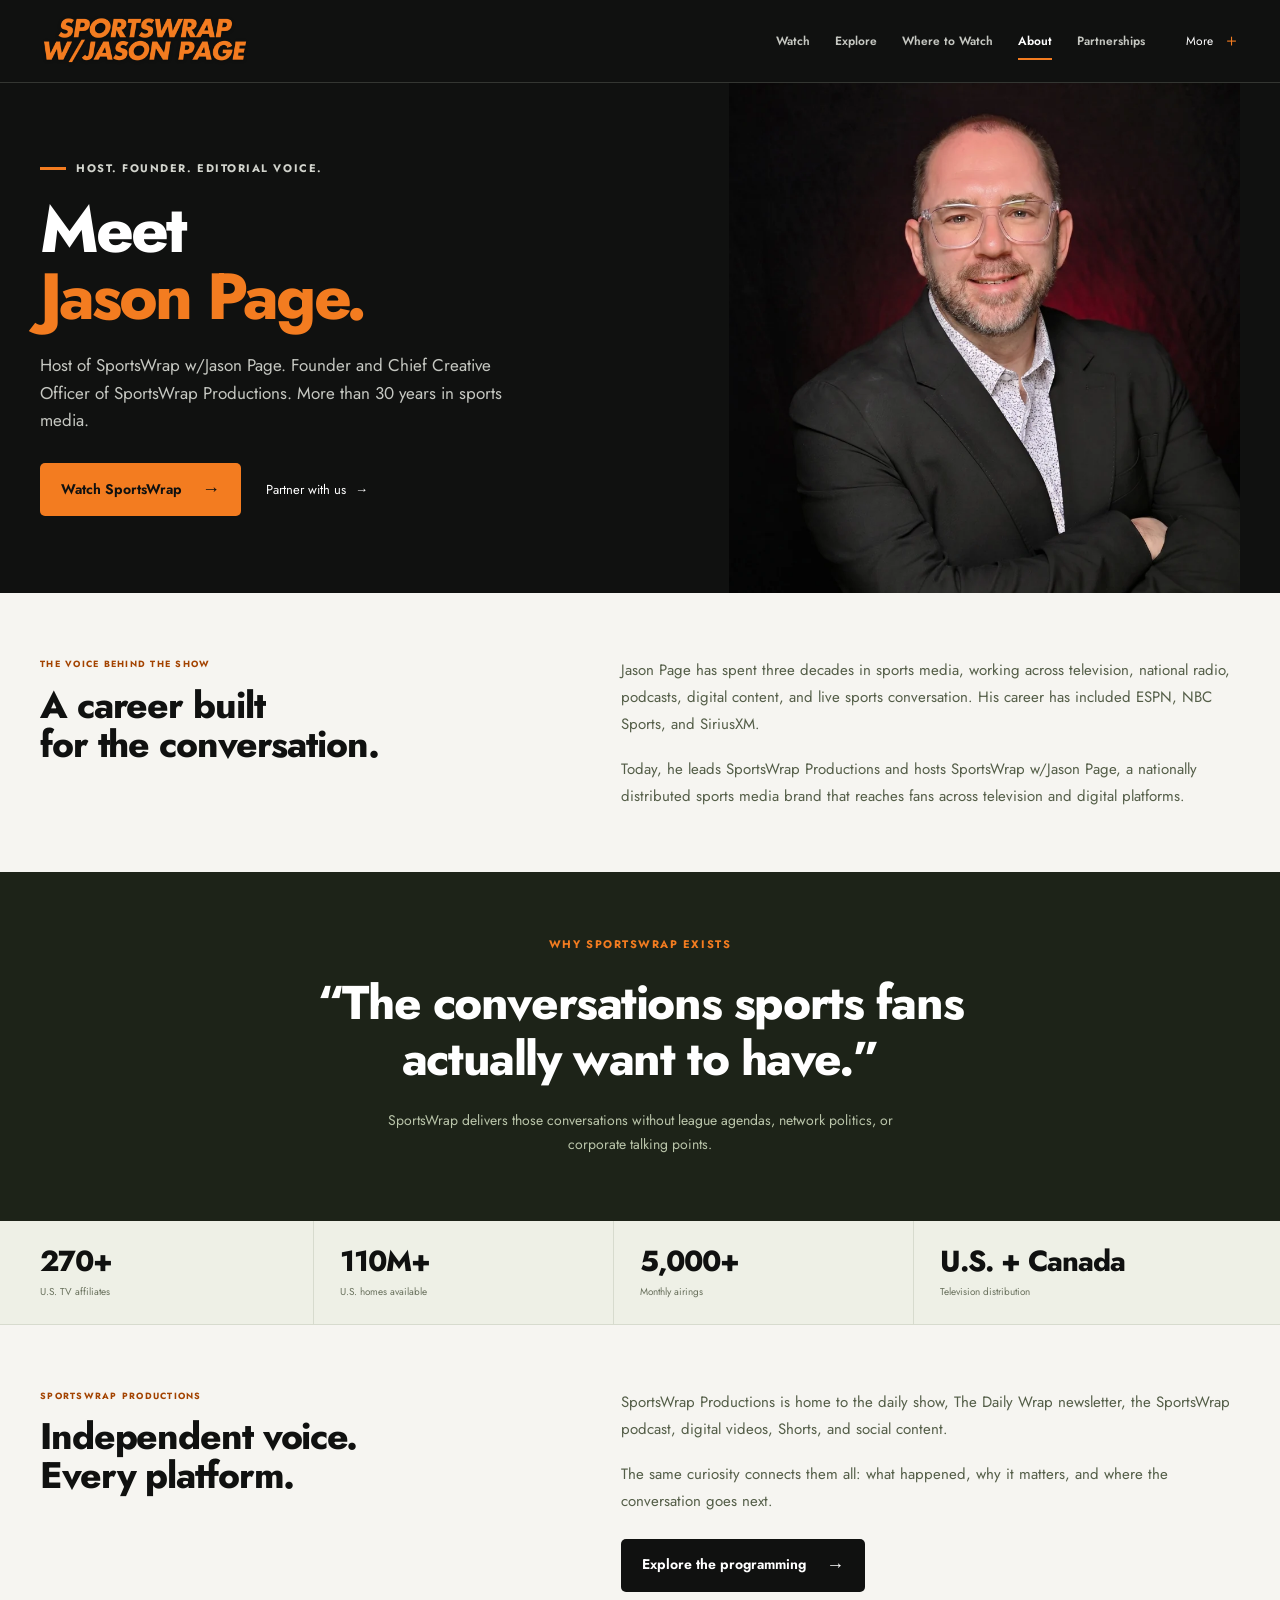
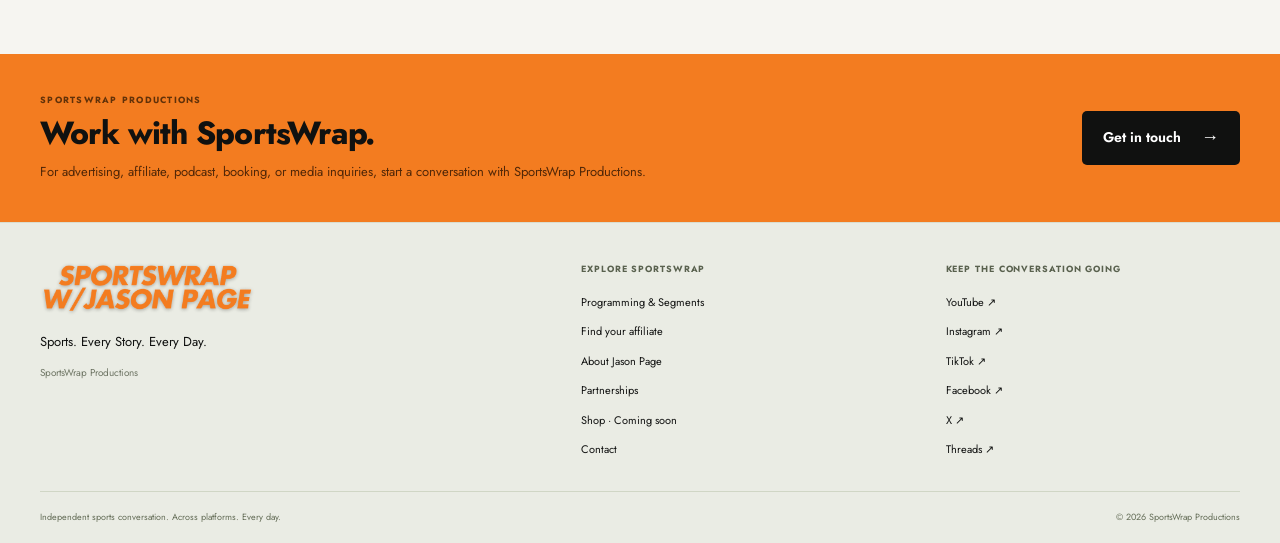
<file: about-jason-page.html>
<!doctype html><html lang="en"><head><meta charset="utf-8"><meta name="viewport" content="width=device-width,initial-scale=1"><meta name="robots" content="index,follow"><meta name="theme-color" content="#101110"><meta name="description" content="Meet Jason Page, host of SportsWrap and founder of SportsWrap Productions, with more than 30 years in sports media."><title>Meet Jason Page | SportsWrap w/Jason Page</title><link rel="icon" href="assets/favicon.svg" type="image/svg+xml"><link rel="preload" href="assets/jost-latin.woff" as="font" type="font/woff" crossorigin><link rel="stylesheet" href="styles.css"><link rel="stylesheet" href="site.css"><script type="module" src="site.js"></script><link rel="canonical" href="https://sportswrap.tv/about-jason-page.html"><script async src="https://www.googletagmanager.com/gtag/js?id=G-JD4J3LBX82"></script>
<script>
      window.dataLayer = window.dataLayer || [];
      function gtag(){dataLayer.push(arguments);}
      gtag('js', new Date());

      gtag('config', 'G-JD4J3LBX82');
    </script>
<script src="https://analytics.ahrefs.com/analytics.js" data-key="xGI+k0KJ4JuDkCXVIfGluQ" async></script>
</head><body><a class="skip-link" href="#main">Skip to content</a><header class="site-header full-header"><div class="header-inner wrap"><a class="brand" href="index.html" aria-label="SportsWrap home"><img src="assets/show-logo.png" width="720" height="180" alt="SportsWrap w/Jason Page"></a><nav class="primary-nav" aria-label="Main navigation"><a  href="index.html#watch">Watch</a><a  href="explore.html">Explore</a><a  href="find-your-affiliate.html">Where to Watch</a><a class="nav-active" aria-current="page" href="about-jason-page.html">About</a><a  href="advertise.html">Partnerships</a></nav><details class="site-menu"><summary><span class="desktop-more">More</span><span class="mobile-more">Menu</span><span class="menu-symbol" aria-hidden="true">＋</span></summary><nav aria-label="More SportsWrap pages"><a class="mobile-link" href="index.html">Home</a><a class="mobile-link" href="index.html#watch">Watch</a><a class="mobile-link" href="explore.html">Explore</a><a class="mobile-link" href="find-your-affiliate.html">Where to Watch</a><a class="mobile-link" href="about-jason-page.html">About</a><a class="mobile-link" href="advertise.html">Partnerships</a><a href="index.html#shorts">SportsWrap Shorts</a><a href="index.html#listen">Listen to the podcast</a><a href="index.html#newsletter">The Daily Wrap</a><a href="shop.html">Shop · Coming soon</a><a href="contact.html">Contact</a></nav></details></div></header><main id="main"><section class="hero about-hero"><div class="hero-inner wrap"><div class="hero-copy"><p class="eyebrow"><span class="orange-dash" aria-hidden="true"></span>Host. Founder. Editorial voice.</p><h1>Meet<br><span>Jason Page.</span></h1><p class="hero-description">Host of SportsWrap w/Jason Page. Founder and Chief Creative Officer of SportsWrap Productions. More than 30 years in sports media.</p><div class="hero-actions"><a class="button button-orange" href="index.html#watch">Watch SportsWrap<span aria-hidden="true">→</span></a><a class="hero-watch" href="advertise.html">Partner with us<span aria-hidden="true">→</span></a></div></div><div class="about-portrait"><img src="assets/jason-page.webp" width="900" height="1117" alt="Jason Page, host and founder of SportsWrap" fetchpriority="high"></div></div></section><section class="wrap section-space editorial-split"><div><p class="eyebrow ink-eyebrow">The voice behind the show</p><h2>A career built<br>for the conversation.</h2></div><div class="prose"><p>Jason Page has spent three decades in sports media, working across television, national radio, podcasts, digital content, and live sports conversation. His career has included ESPN, NBC Sports, and SiriusXM.</p><p>Today, he leads SportsWrap Productions and hosts SportsWrap w/Jason Page, a nationally distributed sports media brand that reaches fans across television and digital platforms.</p></div></section><section class="statement-band"><div class="wrap"><p class="eyebrow">Why SportsWrap exists</p><h2>“The conversations sports fans<br>actually want to have.”</h2><p>SportsWrap delivers those conversations without league agendas, network politics, or corporate talking points.</p></div></section><section class="reach-band" aria-label="SportsWrap distribution"><div class="wrap reach-grid"><div><strong>270+</strong><span>U.S. TV affiliates</span></div><div><strong>110M+</strong><span>U.S. homes available</span></div><div><strong>5,000+</strong><span>Monthly airings</span></div><div><strong>U.S. + Canada</strong><span>Television distribution</span></div></div></section><section class="wrap section-space editorial-split"><div><p class="eyebrow ink-eyebrow">SportsWrap Productions</p><h2>Independent voice.<br>Every platform.</h2></div><div class="prose"><p>SportsWrap Productions is home to the daily show, The Daily Wrap newsletter, the SportsWrap podcast, digital videos, Shorts, and social content.</p><p>The same curiosity connects them all: what happened, why it matters, and where the conversation goes next.</p><a class="button button-dark" href="explore.html">Explore the programming<span aria-hidden="true">→</span></a></div></section><section class="closing-cta"><div class="wrap"><div><p class="eyebrow">SportsWrap Productions</p><h2>Work with SportsWrap.</h2><p>For advertising, affiliate, podcast, booking, or media inquiries, start a conversation with SportsWrap Productions.</p></div><a class="button button-dark" href="contact.html">Get in touch<span aria-hidden="true">→</span></a></div></section></main><footer class="site-footer full-footer"><div class="wrap footer-grid"><div class="footer-identity"><a href="index.html"><img src="assets/show-logo.png" width="720" height="180" alt="SportsWrap w/Jason Page"></a><p>Sports. Every Story. Every Day.</p><span>SportsWrap Productions</span></div><nav aria-label="Footer pages"><p class="eyebrow">Explore SportsWrap</p><a href="explore.html">Programming & Segments</a><a href="find-your-affiliate.html">Find your affiliate</a><a href="about-jason-page.html">About Jason Page</a><a href="advertise.html">Partnerships</a><a href="shop.html">Shop · Coming soon</a><a href="contact.html">Contact</a></nav><nav aria-label="Follow SportsWrap"><p class="eyebrow">Keep the conversation going</p><a class="footer-link" href="https://www.youtube.com/@SportsWrap" target="_blank" rel="noopener noreferrer">YouTube <span aria-hidden="true">↗</span><span class="sr-only"> (opens in a new tab)</span></a><a class="footer-link" href="https://www.instagram.com/sportswrapjasonpage" target="_blank" rel="noopener noreferrer">Instagram <span aria-hidden="true">↗</span><span class="sr-only"> (opens in a new tab)</span></a><a class="footer-link" href="https://www.tiktok.com/@sportswrapjasonpage" target="_blank" rel="noopener noreferrer">TikTok <span aria-hidden="true">↗</span><span class="sr-only"> (opens in a new tab)</span></a><a class="footer-link" href="https://www.facebook.com/TheJasonPage" target="_blank" rel="noopener noreferrer">Facebook <span aria-hidden="true">↗</span><span class="sr-only"> (opens in a new tab)</span></a><a class="footer-link" href="https://x.com/TheBackPage" target="_blank" rel="noopener noreferrer">X <span aria-hidden="true">↗</span><span class="sr-only"> (opens in a new tab)</span></a><a class="footer-link" href="https://www.threads.net/@sportswrapjasonpage" target="_blank" rel="noopener noreferrer">Threads <span aria-hidden="true">↗</span><span class="sr-only"> (opens in a new tab)</span></a></nav></div><div class="wrap footer-bottom"><span>Independent sports conversation. Across platforms. Every day.</span><span>© 2026 SportsWrap Productions</span></div></footer></body></html>
</file>
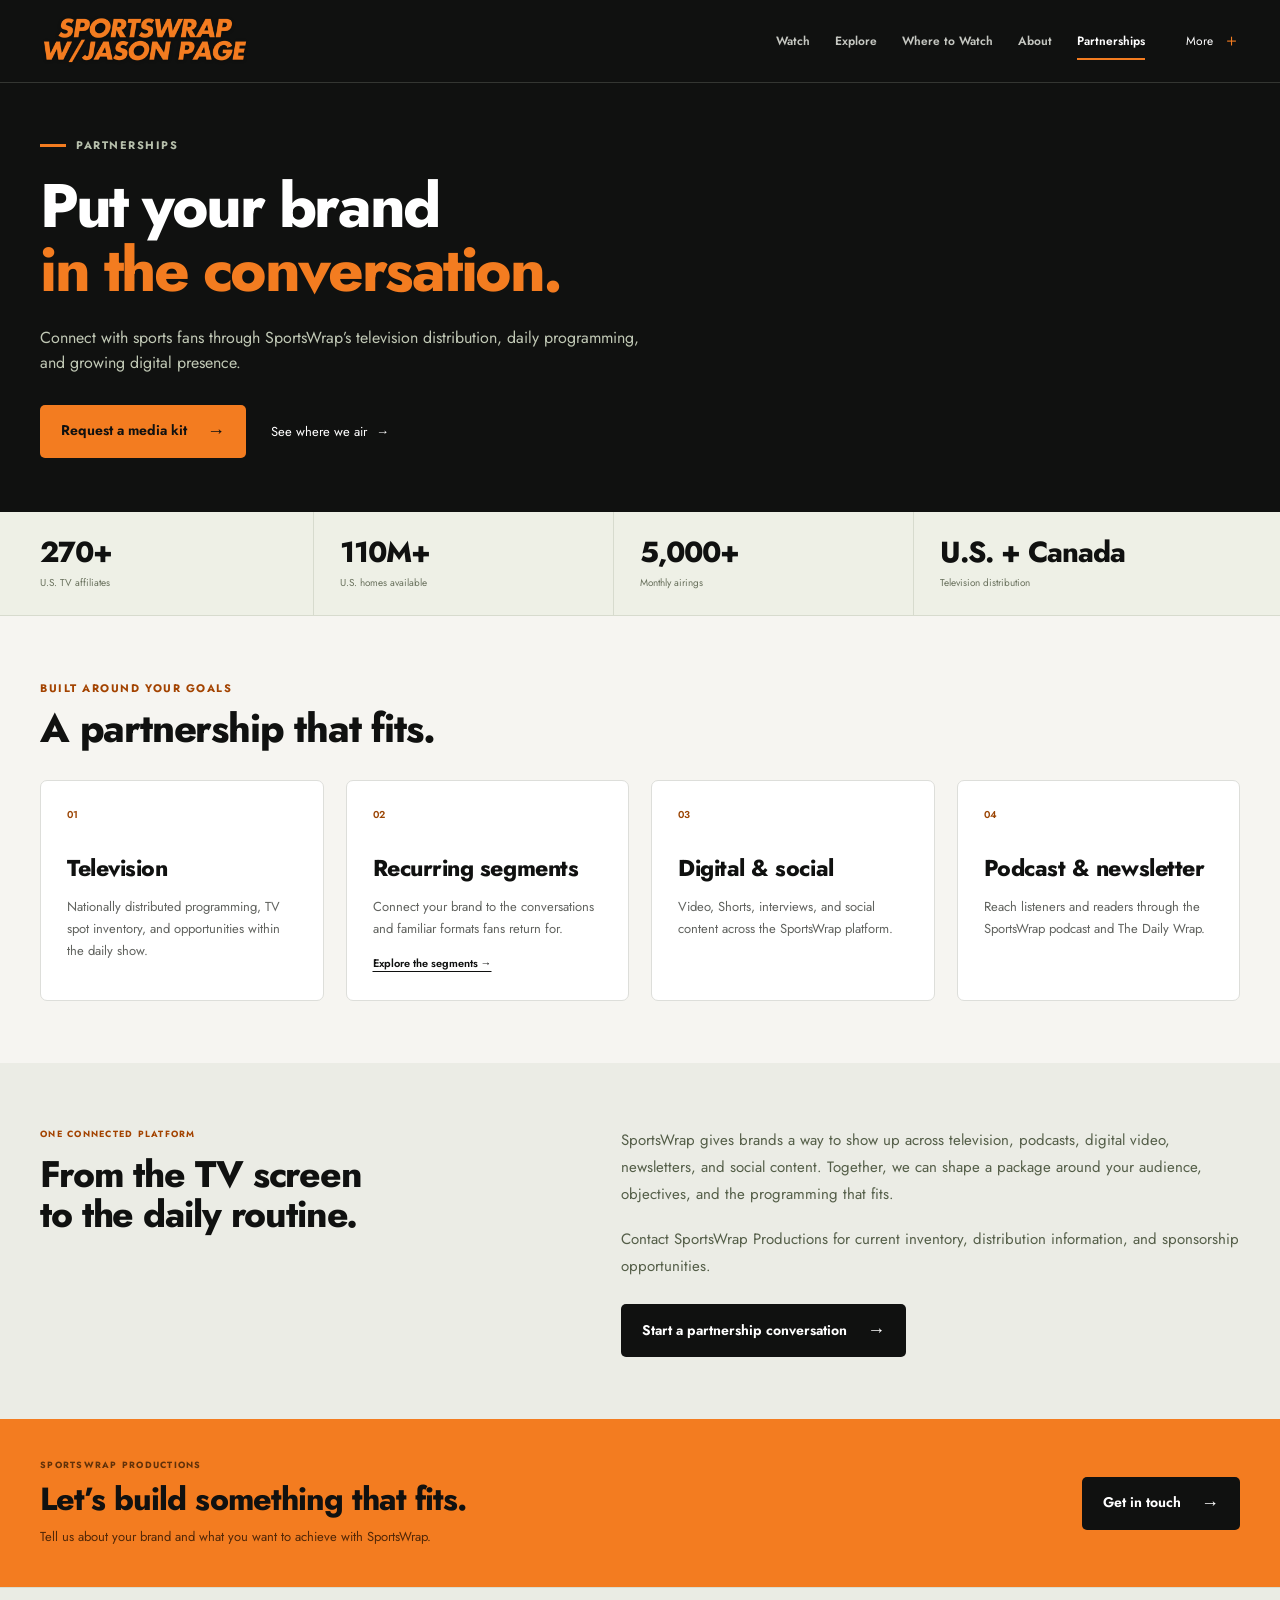
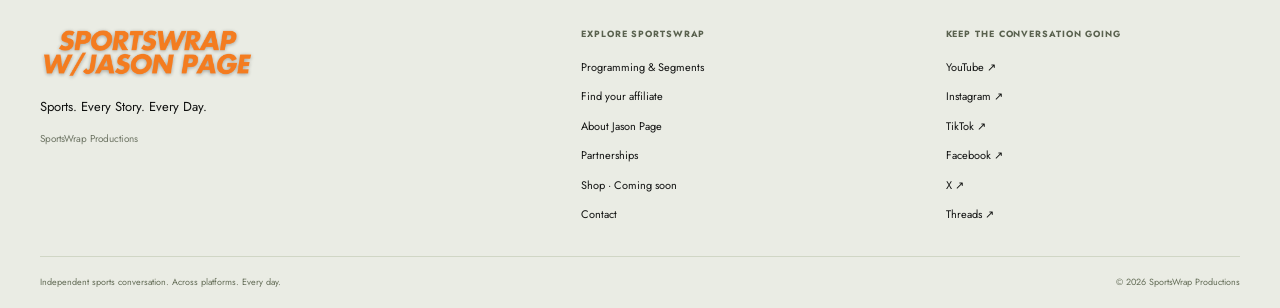
<file: advertise.html>
<!doctype html><html lang="en"><head><meta charset="utf-8"><meta name="viewport" content="width=device-width,initial-scale=1"><meta name="robots" content="index,follow"><meta name="theme-color" content="#101110"><meta name="description" content="Connect your brand with SportsWrap fans across television, recurring segments, digital video, podcasts, newsletters, and social media."><title>Partnerships | SportsWrap w/Jason Page</title><link rel="icon" href="assets/favicon.svg" type="image/svg+xml"><link rel="preload" href="assets/jost-latin.woff" as="font" type="font/woff" crossorigin><link rel="stylesheet" href="styles.css"><link rel="stylesheet" href="site.css"><script type="module" src="site.js"></script><link rel="canonical" href="https://sportswrap.tv/advertise.html"><script async src="https://www.googletagmanager.com/gtag/js?id=G-JD4J3LBX82"></script>
<script>
      window.dataLayer = window.dataLayer || [];
      function gtag(){dataLayer.push(arguments);}
      gtag('js', new Date());

      gtag('config', 'G-JD4J3LBX82');
    </script>
<script src="https://analytics.ahrefs.com/analytics.js" data-key="xGI+k0KJ4JuDkCXVIfGluQ" async></script>
</head><body><a class="skip-link" href="#main">Skip to content</a><header class="site-header full-header"><div class="header-inner wrap"><a class="brand" href="index.html" aria-label="SportsWrap home"><img src="assets/show-logo.png" width="720" height="180" alt="SportsWrap w/Jason Page"></a><nav class="primary-nav" aria-label="Main navigation"><a  href="index.html#watch">Watch</a><a  href="explore.html">Explore</a><a  href="find-your-affiliate.html">Where to Watch</a><a  href="about-jason-page.html">About</a><a class="nav-active" aria-current="page" href="advertise.html">Partnerships</a></nav><details class="site-menu"><summary><span class="desktop-more">More</span><span class="mobile-more">Menu</span><span class="menu-symbol" aria-hidden="true">＋</span></summary><nav aria-label="More SportsWrap pages"><a class="mobile-link" href="index.html">Home</a><a class="mobile-link" href="index.html#watch">Watch</a><a class="mobile-link" href="explore.html">Explore</a><a class="mobile-link" href="find-your-affiliate.html">Where to Watch</a><a class="mobile-link" href="about-jason-page.html">About</a><a class="mobile-link" href="advertise.html">Partnerships</a><a href="index.html#shorts">SportsWrap Shorts</a><a href="index.html#listen">Listen to the podcast</a><a href="index.html#newsletter">The Daily Wrap</a><a href="shop.html">Shop · Coming soon</a><a href="contact.html">Contact</a></nav></details></div></header><main id="main"><section class="page-hero"><div class="wrap"><p class="eyebrow"><span class="orange-dash" aria-hidden="true"></span>Partnerships</p><h1>Put your brand<br><span>in the conversation.</span></h1><p class="page-hero-copy">Connect with sports fans through SportsWrap’s television distribution, daily programming, and growing digital presence.</p><div class="hero-actions"><a class="button button-orange" href="contact.html?inquiry=Advertising%20%2F%20Sponsorship">Request a media kit<span aria-hidden="true">→</span></a><a class="hero-watch" href="find-your-affiliate.html">See where we air<span aria-hidden="true">→</span></a></div></div></section><section class="reach-band" aria-label="SportsWrap distribution"><div class="wrap reach-grid"><div><strong>270+</strong><span>U.S. TV affiliates</span></div><div><strong>110M+</strong><span>U.S. homes available</span></div><div><strong>5,000+</strong><span>Monthly airings</span></div><div><strong>U.S. + Canada</strong><span>Television distribution</span></div></div></section><section class="wrap section-space"><div class="section-heading"><div><p class="eyebrow ink-eyebrow">Built around your goals</p><h2>A partnership that fits.</h2></div></div><div class="partnership-grid"><article><span class="tile-number">01</span><h3>Television</h3><p>Nationally distributed programming, TV spot inventory, and opportunities within the daily show.</p></article><article><span class="tile-number">02</span><h3>Recurring segments</h3><p>Connect your brand to the conversations and familiar formats fans return for.</p><a href="explore.html">Explore the segments →</a></article><article><span class="tile-number">03</span><h3>Digital & social</h3><p>Video, Shorts, interviews, and social content across the SportsWrap platform.</p></article><article><span class="tile-number">04</span><h3>Podcast & newsletter</h3><p>Reach listeners and readers through the SportsWrap podcast and The Daily Wrap.</p></article></div></section><section class="soft-band"><div class="wrap section-space editorial-split"><div><p class="eyebrow ink-eyebrow">One connected platform</p><h2>From the TV screen<br>to the daily routine.</h2></div><div class="prose"><p>SportsWrap gives brands a way to show up across television, podcasts, digital video, newsletters, and social content. Together, we can shape a package around your audience, objectives, and the programming that fits.</p><p>Contact SportsWrap Productions for current inventory, distribution information, and sponsorship opportunities.</p><a class="button button-dark" href="contact.html?inquiry=Advertising%20%2F%20Sponsorship">Start a partnership conversation<span aria-hidden="true">→</span></a></div></div></section><section class="closing-cta"><div class="wrap"><div><p class="eyebrow">SportsWrap Productions</p><h2>Let’s build something that fits.</h2><p>Tell us about your brand and what you want to achieve with SportsWrap.</p></div><a class="button button-dark" href="contact.html">Get in touch<span aria-hidden="true">→</span></a></div></section></main><footer class="site-footer full-footer"><div class="wrap footer-grid"><div class="footer-identity"><a href="index.html"><img src="assets/show-logo.png" width="720" height="180" alt="SportsWrap w/Jason Page"></a><p>Sports. Every Story. Every Day.</p><span>SportsWrap Productions</span></div><nav aria-label="Footer pages"><p class="eyebrow">Explore SportsWrap</p><a href="explore.html">Programming & Segments</a><a href="find-your-affiliate.html">Find your affiliate</a><a href="about-jason-page.html">About Jason Page</a><a href="advertise.html">Partnerships</a><a href="shop.html">Shop · Coming soon</a><a href="contact.html">Contact</a></nav><nav aria-label="Follow SportsWrap"><p class="eyebrow">Keep the conversation going</p><a class="footer-link" href="https://www.youtube.com/@SportsWrap" target="_blank" rel="noopener noreferrer">YouTube <span aria-hidden="true">↗</span><span class="sr-only"> (opens in a new tab)</span></a><a class="footer-link" href="https://www.instagram.com/sportswrapjasonpage" target="_blank" rel="noopener noreferrer">Instagram <span aria-hidden="true">↗</span><span class="sr-only"> (opens in a new tab)</span></a><a class="footer-link" href="https://www.tiktok.com/@sportswrapjasonpage" target="_blank" rel="noopener noreferrer">TikTok <span aria-hidden="true">↗</span><span class="sr-only"> (opens in a new tab)</span></a><a class="footer-link" href="https://www.facebook.com/TheJasonPage" target="_blank" rel="noopener noreferrer">Facebook <span aria-hidden="true">↗</span><span class="sr-only"> (opens in a new tab)</span></a><a class="footer-link" href="https://x.com/TheBackPage" target="_blank" rel="noopener noreferrer">X <span aria-hidden="true">↗</span><span class="sr-only"> (opens in a new tab)</span></a><a class="footer-link" href="https://www.threads.net/@sportswrapjasonpage" target="_blank" rel="noopener noreferrer">Threads <span aria-hidden="true">↗</span><span class="sr-only"> (opens in a new tab)</span></a></nav></div><div class="wrap footer-bottom"><span>Independent sports conversation. Across platforms. Every day.</span><span>© 2026 SportsWrap Productions</span></div></footer></body></html>
</file>
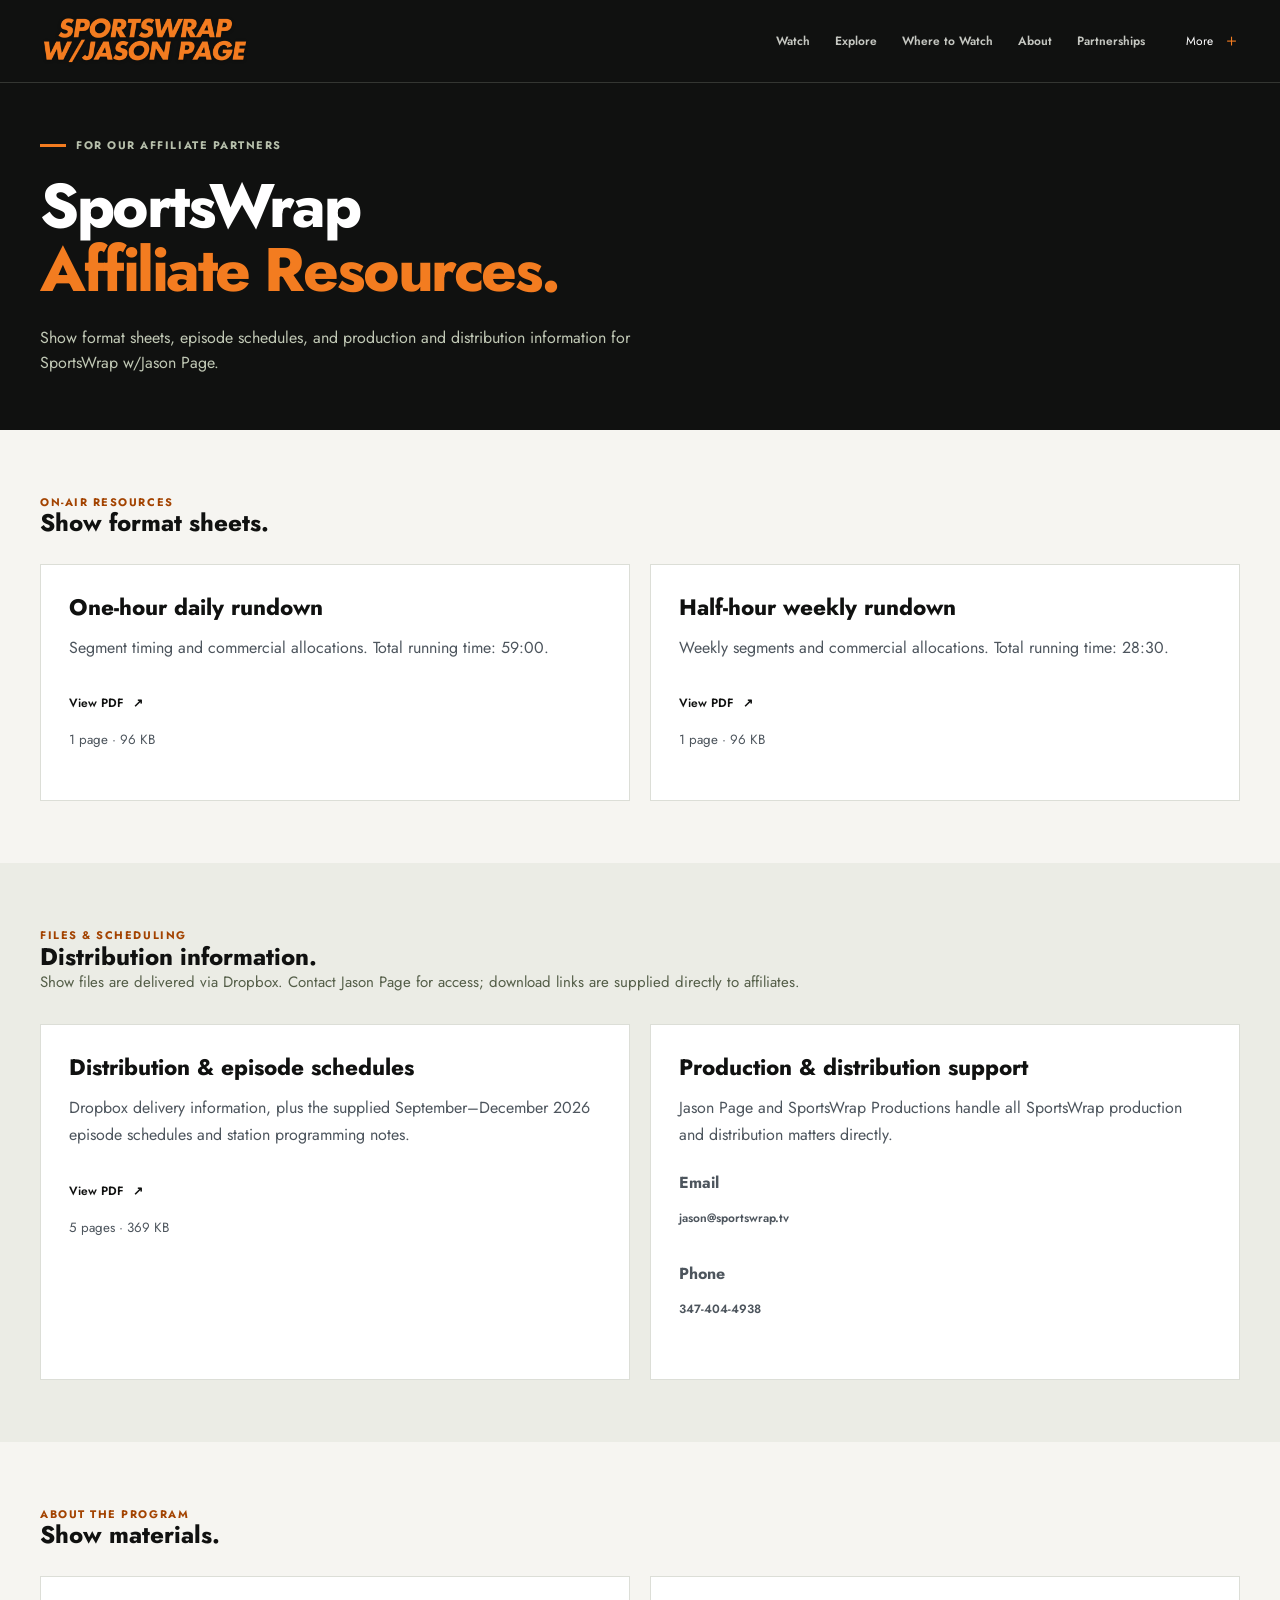
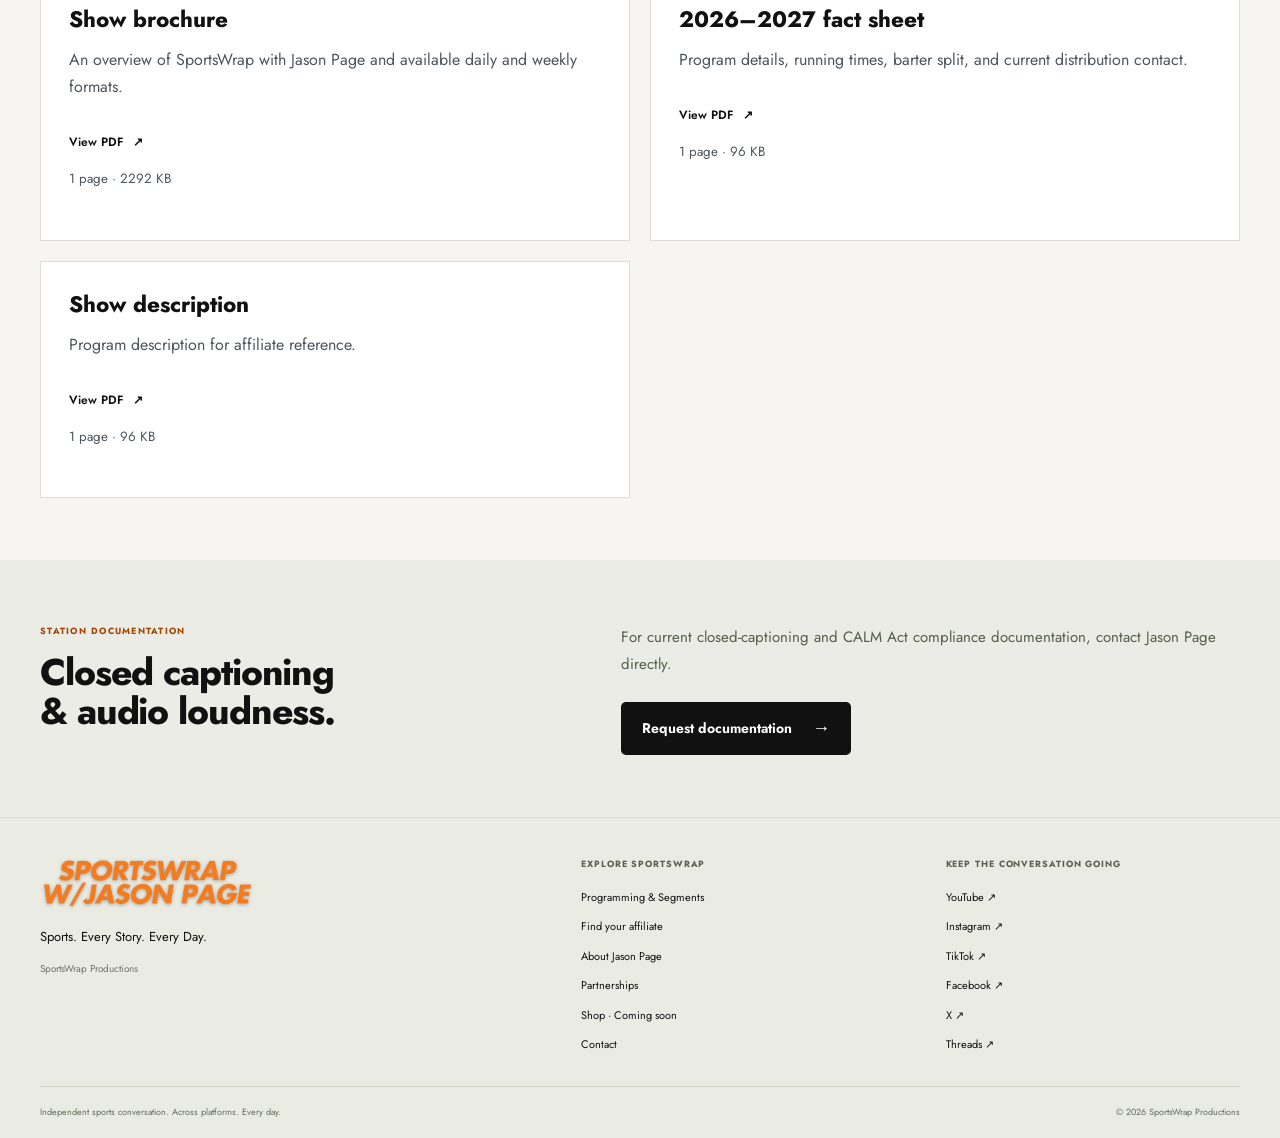
<file: affiliate-resources.html>
<!doctype html><html lang="en"><head><meta charset="utf-8"><meta name="viewport" content="width=device-width,initial-scale=1"><meta name="robots" content="noindex,nofollow,noarchive"><meta name="theme-color" content="#101110"><meta name="description" content="SportsWrap affiliate resources, show format sheets, and production and distribution support."><title>Affiliate Resources | SportsWrap w/Jason Page</title><link rel="icon" href="assets/favicon.svg" type="image/svg+xml"><link rel="preload" href="assets/jost-latin.woff" as="font" type="font/woff" crossorigin><link rel="stylesheet" href="styles.css"><link rel="stylesheet" href="site.css"><link rel="stylesheet" href="affiliate-resources.css"><script type="module" src="site.js"></script><link rel="canonical" href="https://sportswrap.tv/affiliate-resources.html"><script async src="https://www.googletagmanager.com/gtag/js?id=G-JD4J3LBX82"></script>
<script>
      window.dataLayer = window.dataLayer || [];
      function gtag(){dataLayer.push(arguments);}
      gtag('js', new Date());

      gtag('config', 'G-JD4J3LBX82');
    </script>
<script src="https://analytics.ahrefs.com/analytics.js" data-key="xGI+k0KJ4JuDkCXVIfGluQ" async></script>
</head><body><a class="skip-link" href="#main">Skip to content</a><header class="site-header full-header"><div class="header-inner wrap"><a class="brand" href="index.html" aria-label="SportsWrap home"><img src="assets/show-logo.png" width="720" height="180" alt="SportsWrap w/Jason Page"></a><nav class="primary-nav" aria-label="Main navigation"><a  href="index.html#watch">Watch</a><a  href="explore.html">Explore</a><a  href="find-your-affiliate.html">Where to Watch</a><a  href="about-jason-page.html">About</a><a  href="advertise.html">Partnerships</a></nav><details class="site-menu"><summary><span class="desktop-more">More</span><span class="mobile-more">Menu</span><span class="menu-symbol" aria-hidden="true">＋</span></summary><nav aria-label="More SportsWrap pages"><a class="mobile-link" href="index.html">Home</a><a class="mobile-link" href="index.html#watch">Watch</a><a class="mobile-link" href="explore.html">Explore</a><a class="mobile-link" href="find-your-affiliate.html">Where to Watch</a><a class="mobile-link" href="about-jason-page.html">About</a><a class="mobile-link" href="advertise.html">Partnerships</a><a href="index.html#shorts">SportsWrap Shorts</a><a href="index.html#listen">Listen to the podcast</a><a href="index.html#newsletter">The Daily Wrap</a><a href="shop.html">Shop · Coming soon</a><a href="contact.html">Contact</a></nav></details></div></header><main id="main"><section class="page-hero"><div class="wrap"><p class="eyebrow"><span class="orange-dash" aria-hidden="true"></span>For our affiliate partners</p><h1>SportsWrap<br><span>Affiliate Resources.</span></h1><p class="page-hero-copy">Show format sheets, episode schedules, and production and distribution information for SportsWrap w/Jason Page.</p></div></section>
<section class="wrap section-space" aria-labelledby="formats"><p class="eyebrow ink-eyebrow">On-air resources</p><h2 id="formats">Show format sheets.</h2><div class="affiliate-resources-grid"><article class="affiliate-resource"><h3>One-hour daily rundown</h3><p>Segment timing and commercial allocations. Total running time: 59:00.</p><a class="text-link" href="affiliate-documents/sportswrap-daily-format.pdf" target="_blank" rel="noopener noreferrer">View PDF <span aria-hidden="true">↗</span><span class="sr-only">: One-hour daily rundown (opens in a new tab)</span></a><p><small>1 page · 96 KB</small></p></article><article class="affiliate-resource"><h3>Half-hour weekly rundown</h3><p>Weekly segments and commercial allocations. Total running time: 28:30.</p><a class="text-link" href="affiliate-documents/sportswrap-weekly-format.pdf" target="_blank" rel="noopener noreferrer">View PDF <span aria-hidden="true">↗</span><span class="sr-only">: Half-hour weekly rundown (opens in a new tab)</span></a><p><small>1 page · 96 KB</small></p></article></div></section><section class="soft-band"><div class="wrap section-space" aria-labelledby="delivery"><p class="eyebrow ink-eyebrow">Files & scheduling</p><h2 id="delivery">Distribution information.</h2><p class="prose">Show files are delivered via Dropbox. Contact Jason Page for access; download links are supplied directly to affiliates.</p><div class="affiliate-resources-grid"><article class="affiliate-resource"><h3>Distribution & episode schedules</h3><p>Dropbox delivery information, plus the supplied September–December 2026 episode schedules and station programming notes.</p><a class="text-link" href="affiliate-documents/sportswrap-distribution-schedules.pdf" target="_blank" rel="noopener noreferrer">View PDF <span aria-hidden="true">↗</span><span class="sr-only">: Distribution & episode schedules (opens in a new tab)</span></a><p><small>5 pages · 369 KB</small></p></article><article class="affiliate-resource affiliate-contact"><h3>Production & distribution support</h3><p>Jason Page and SportsWrap Productions handle all SportsWrap production and distribution matters directly.</p><p><strong>Email</strong><br><a class="text-link" href="mailto:jason@sportswrap.tv">jason@sportswrap.tv</a></p><p><strong>Phone</strong><br><a class="text-link" href="tel:+13474044938">347-404-4938</a></p></article></div></div></section><section class="wrap section-space" aria-labelledby="show-materials"><p class="eyebrow ink-eyebrow">About the program</p><h2 id="show-materials">Show materials.</h2><div class="affiliate-resources-grid"><article class="affiliate-resource"><h3>Show brochure</h3><p>An overview of SportsWrap with Jason Page and available daily and weekly formats.</p><a class="text-link" href="affiliate-documents/sportswrap-brochure.pdf" target="_blank" rel="noopener noreferrer">View PDF <span aria-hidden="true">↗</span><span class="sr-only">: Show brochure (opens in a new tab)</span></a><p><small>1 page · 2292 KB</small></p></article><article class="affiliate-resource"><h3>2026–2027 fact sheet</h3><p>Program details, running times, barter split, and current distribution contact.</p><a class="text-link" href="affiliate-documents/sportswrap-fact-sheet.pdf" target="_blank" rel="noopener noreferrer">View PDF <span aria-hidden="true">↗</span><span class="sr-only">: 2026–2027 fact sheet (opens in a new tab)</span></a><p><small>1 page · 96 KB</small></p></article><article class="affiliate-resource"><h3>Show description</h3><p>Program description for affiliate reference.</p><a class="text-link" href="affiliate-documents/sportswrap-show-description.pdf" target="_blank" rel="noopener noreferrer">View PDF <span aria-hidden="true">↗</span><span class="sr-only">: Show description (opens in a new tab)</span></a><p><small>1 page · 96 KB</small></p></article></div></section><section class="soft-band"><div class="wrap section-space editorial-split"><div><p class="eyebrow ink-eyebrow">Station documentation</p><h2>Closed captioning<br>& audio loudness.</h2></div><div class="prose"><p>For current closed-captioning and CALM Act compliance documentation, contact Jason Page directly.</p><a class="button button-dark" href="mailto:jason@sportswrap.tv?subject=SportsWrap%20compliance%20documentation">Request documentation<span aria-hidden="true">→</span></a></div></div></section></main><footer class="site-footer full-footer"><div class="wrap footer-grid"><div class="footer-identity"><a href="index.html"><img src="assets/show-logo.png" width="720" height="180" alt="SportsWrap w/Jason Page"></a><p>Sports. Every Story. Every Day.</p><span>SportsWrap Productions</span></div><nav aria-label="Footer pages"><p class="eyebrow">Explore SportsWrap</p><a href="explore.html">Programming & Segments</a><a href="find-your-affiliate.html">Find your affiliate</a><a href="about-jason-page.html">About Jason Page</a><a href="advertise.html">Partnerships</a><a href="shop.html">Shop · Coming soon</a><a href="contact.html">Contact</a></nav><nav aria-label="Follow SportsWrap"><p class="eyebrow">Keep the conversation going</p><a class="footer-link" href="https://www.youtube.com/@SportsWrap" target="_blank" rel="noopener noreferrer">YouTube <span aria-hidden="true">↗</span><span class="sr-only"> (opens in a new tab)</span></a><a class="footer-link" href="https://www.instagram.com/sportswrapjasonpage" target="_blank" rel="noopener noreferrer">Instagram <span aria-hidden="true">↗</span><span class="sr-only"> (opens in a new tab)</span></a><a class="footer-link" href="https://www.tiktok.com/@sportswrapjasonpage" target="_blank" rel="noopener noreferrer">TikTok <span aria-hidden="true">↗</span><span class="sr-only"> (opens in a new tab)</span></a><a class="footer-link" href="https://www.facebook.com/TheJasonPage" target="_blank" rel="noopener noreferrer">Facebook <span aria-hidden="true">↗</span><span class="sr-only"> (opens in a new tab)</span></a><a class="footer-link" href="https://x.com/TheBackPage" target="_blank" rel="noopener noreferrer">X <span aria-hidden="true">↗</span><span class="sr-only"> (opens in a new tab)</span></a><a class="footer-link" href="https://www.threads.net/@sportswrapjasonpage" target="_blank" rel="noopener noreferrer">Threads <span aria-hidden="true">↗</span><span class="sr-only"> (opens in a new tab)</span></a></nav></div><div class="wrap footer-bottom"><span>Independent sports conversation. Across platforms. Every day.</span><span>© 2026 SportsWrap Productions</span></div></footer></body></html>
</file>
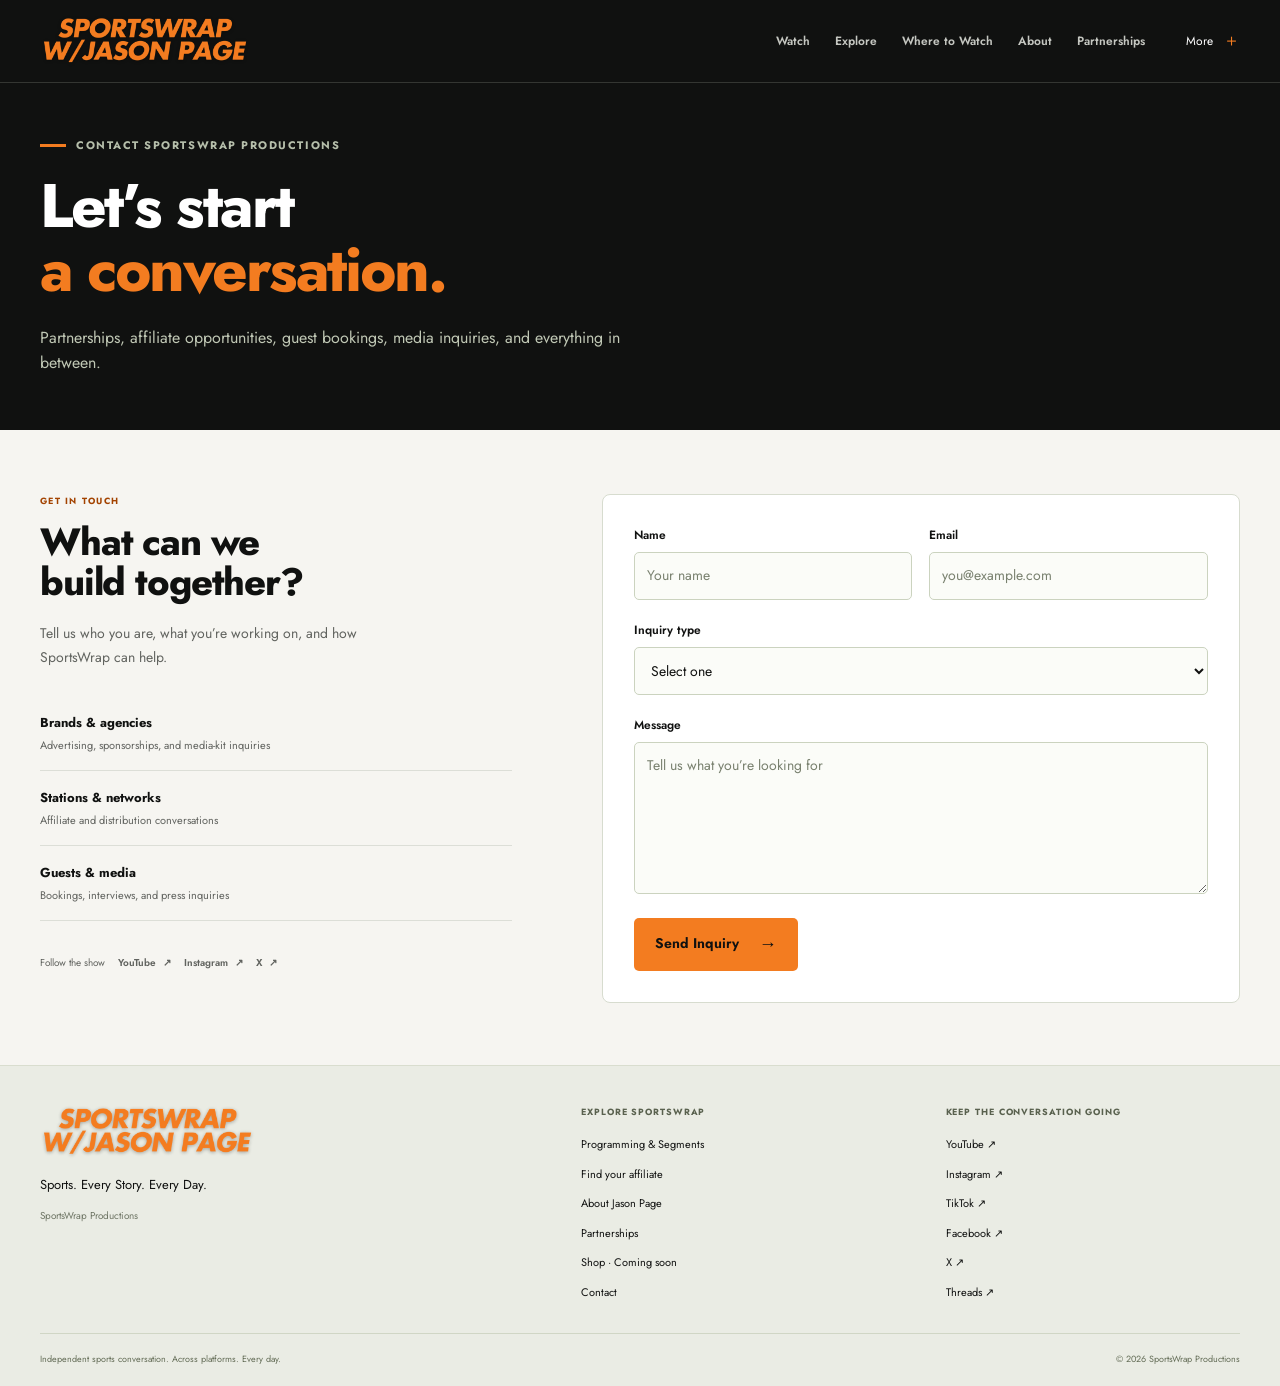
<file: contact.html>
<!doctype html><html lang="en"><head><meta charset="utf-8"><meta name="viewport" content="width=device-width,initial-scale=1"><meta name="robots" content="index,follow"><meta name="theme-color" content="#101110"><meta name="description" content="Contact SportsWrap Productions about sponsorships, advertising, affiliates, bookings, or media inquiries."><title>Contact | SportsWrap w/Jason Page</title><link rel="icon" href="assets/favicon.svg" type="image/svg+xml"><link rel="preload" href="assets/jost-latin.woff" as="font" type="font/woff" crossorigin><link rel="stylesheet" href="styles.css"><link rel="stylesheet" href="site.css"><script type="module" src="site.js"></script><link rel="canonical" href="https://sportswrap.tv/contact.html"><script async src="https://www.googletagmanager.com/gtag/js?id=G-JD4J3LBX82"></script>
<script>
      window.dataLayer = window.dataLayer || [];
      function gtag(){dataLayer.push(arguments);}
      gtag('js', new Date());

      gtag('config', 'G-JD4J3LBX82');
    </script>
<script src="https://analytics.ahrefs.com/analytics.js" data-key="xGI+k0KJ4JuDkCXVIfGluQ" async></script>
</head><body><a class="skip-link" href="#main">Skip to content</a><header class="site-header full-header"><div class="header-inner wrap"><a class="brand" href="index.html" aria-label="SportsWrap home"><img src="assets/show-logo.png" width="720" height="180" alt="SportsWrap w/Jason Page"></a><nav class="primary-nav" aria-label="Main navigation"><a  href="index.html#watch">Watch</a><a  href="explore.html">Explore</a><a  href="find-your-affiliate.html">Where to Watch</a><a  href="about-jason-page.html">About</a><a  href="advertise.html">Partnerships</a></nav><details class="site-menu"><summary><span class="desktop-more">More</span><span class="mobile-more">Menu</span><span class="menu-symbol" aria-hidden="true">＋</span></summary><nav aria-label="More SportsWrap pages"><a class="mobile-link" href="index.html">Home</a><a class="mobile-link" href="index.html#watch">Watch</a><a class="mobile-link" href="explore.html">Explore</a><a class="mobile-link" href="find-your-affiliate.html">Where to Watch</a><a class="mobile-link" href="about-jason-page.html">About</a><a class="mobile-link" href="advertise.html">Partnerships</a><a href="index.html#shorts">SportsWrap Shorts</a><a href="index.html#listen">Listen to the podcast</a><a href="index.html#newsletter">The Daily Wrap</a><a href="shop.html">Shop · Coming soon</a><a href="contact.html">Contact</a></nav></details></div></header><main id="main"><section class="page-hero"><div class="wrap"><p class="eyebrow"><span class="orange-dash" aria-hidden="true"></span>Contact SportsWrap Productions</p><h1>Let’s start<br><span>a conversation.</span></h1><p class="page-hero-copy">Partnerships, affiliate opportunities, guest bookings, media inquiries, and everything in between.</p></div></section><section class="wrap section-space contact-grid"><div class="contact-intro"><p class="eyebrow ink-eyebrow">Get in touch</p><h2>What can we<br>build together?</h2><p>Tell us who you are, what you’re working on, and how SportsWrap can help.</p><div class="contact-topics"><p><strong>Brands & agencies</strong><span>Advertising, sponsorships, and media-kit inquiries</span></p><p><strong>Stations & networks</strong><span>Affiliate and distribution conversations</span></p><p><strong>Guests & media</strong><span>Bookings, interviews, and press inquiries</span></p></div><p class="contact-follow">Follow the show <a class="text-link" href="https://www.youtube.com/@SportsWrap" target="_blank" rel="noopener noreferrer">YouTube <span aria-hidden="true">↗</span><span class="sr-only"> (opens in a new tab)</span></a><a class="text-link" href="https://www.instagram.com/sportswrapjasonpage" target="_blank" rel="noopener noreferrer">Instagram <span aria-hidden="true">↗</span><span class="sr-only"> (opens in a new tab)</span></a><a class="text-link" href="https://x.com/TheBackPage" target="_blank" rel="noopener noreferrer">X <span aria-hidden="true">↗</span><span class="sr-only"> (opens in a new tab)</span></a></p></div><form id="inquiry-form" class="inquiry-form" action="https://formspree.io/f/maqzjwyg" method="POST"><fieldset id="inquiry-fields"><input type="hidden" name="_subject" value="New SportsWrap.tv inquiry"><div class="form-row"><label for="contact-name">Name<input id="contact-name" type="text" name="name" autocomplete="name" placeholder="Your name" required maxlength="120"></label><label for="contact-email">Email<input id="contact-email" type="email" name="email" autocomplete="email" placeholder="you@example.com" required maxlength="200"></label></div><label for="inquiry-type">Inquiry type<select id="inquiry-type" name="inquiry_type" required><option value="">Select one</option><option>Advertising / Sponsorship</option><option>Affiliate / Distribution</option><option>Guest / Booking</option><option>Media Inquiry</option><option>General</option></select></label><label for="contact-message">Message<textarea id="contact-message" name="message" placeholder="Tell us what you’re looking for" rows="6" required maxlength="5000"></textarea></label><button class="button button-orange" type="submit">Send Inquiry <span aria-hidden="true">→</span></button></fieldset></form></section></main><footer class="site-footer full-footer"><div class="wrap footer-grid"><div class="footer-identity"><a href="index.html"><img src="assets/show-logo.png" width="720" height="180" alt="SportsWrap w/Jason Page"></a><p>Sports. Every Story. Every Day.</p><span>SportsWrap Productions</span></div><nav aria-label="Footer pages"><p class="eyebrow">Explore SportsWrap</p><a href="explore.html">Programming & Segments</a><a href="find-your-affiliate.html">Find your affiliate</a><a href="about-jason-page.html">About Jason Page</a><a href="advertise.html">Partnerships</a><a href="shop.html">Shop · Coming soon</a><a href="contact.html">Contact</a></nav><nav aria-label="Follow SportsWrap"><p class="eyebrow">Keep the conversation going</p><a class="footer-link" href="https://www.youtube.com/@SportsWrap" target="_blank" rel="noopener noreferrer">YouTube <span aria-hidden="true">↗</span><span class="sr-only"> (opens in a new tab)</span></a><a class="footer-link" href="https://www.instagram.com/sportswrapjasonpage" target="_blank" rel="noopener noreferrer">Instagram <span aria-hidden="true">↗</span><span class="sr-only"> (opens in a new tab)</span></a><a class="footer-link" href="https://www.tiktok.com/@sportswrapjasonpage" target="_blank" rel="noopener noreferrer">TikTok <span aria-hidden="true">↗</span><span class="sr-only"> (opens in a new tab)</span></a><a class="footer-link" href="https://www.facebook.com/TheJasonPage" target="_blank" rel="noopener noreferrer">Facebook <span aria-hidden="true">↗</span><span class="sr-only"> (opens in a new tab)</span></a><a class="footer-link" href="https://x.com/TheBackPage" target="_blank" rel="noopener noreferrer">X <span aria-hidden="true">↗</span><span class="sr-only"> (opens in a new tab)</span></a><a class="footer-link" href="https://www.threads.net/@sportswrapjasonpage" target="_blank" rel="noopener noreferrer">Threads <span aria-hidden="true">↗</span><span class="sr-only"> (opens in a new tab)</span></a></nav></div><div class="wrap footer-bottom"><span>Independent sports conversation. Across platforms. Every day.</span><span>© 2026 SportsWrap Productions</span></div></footer></body></html>
</file>
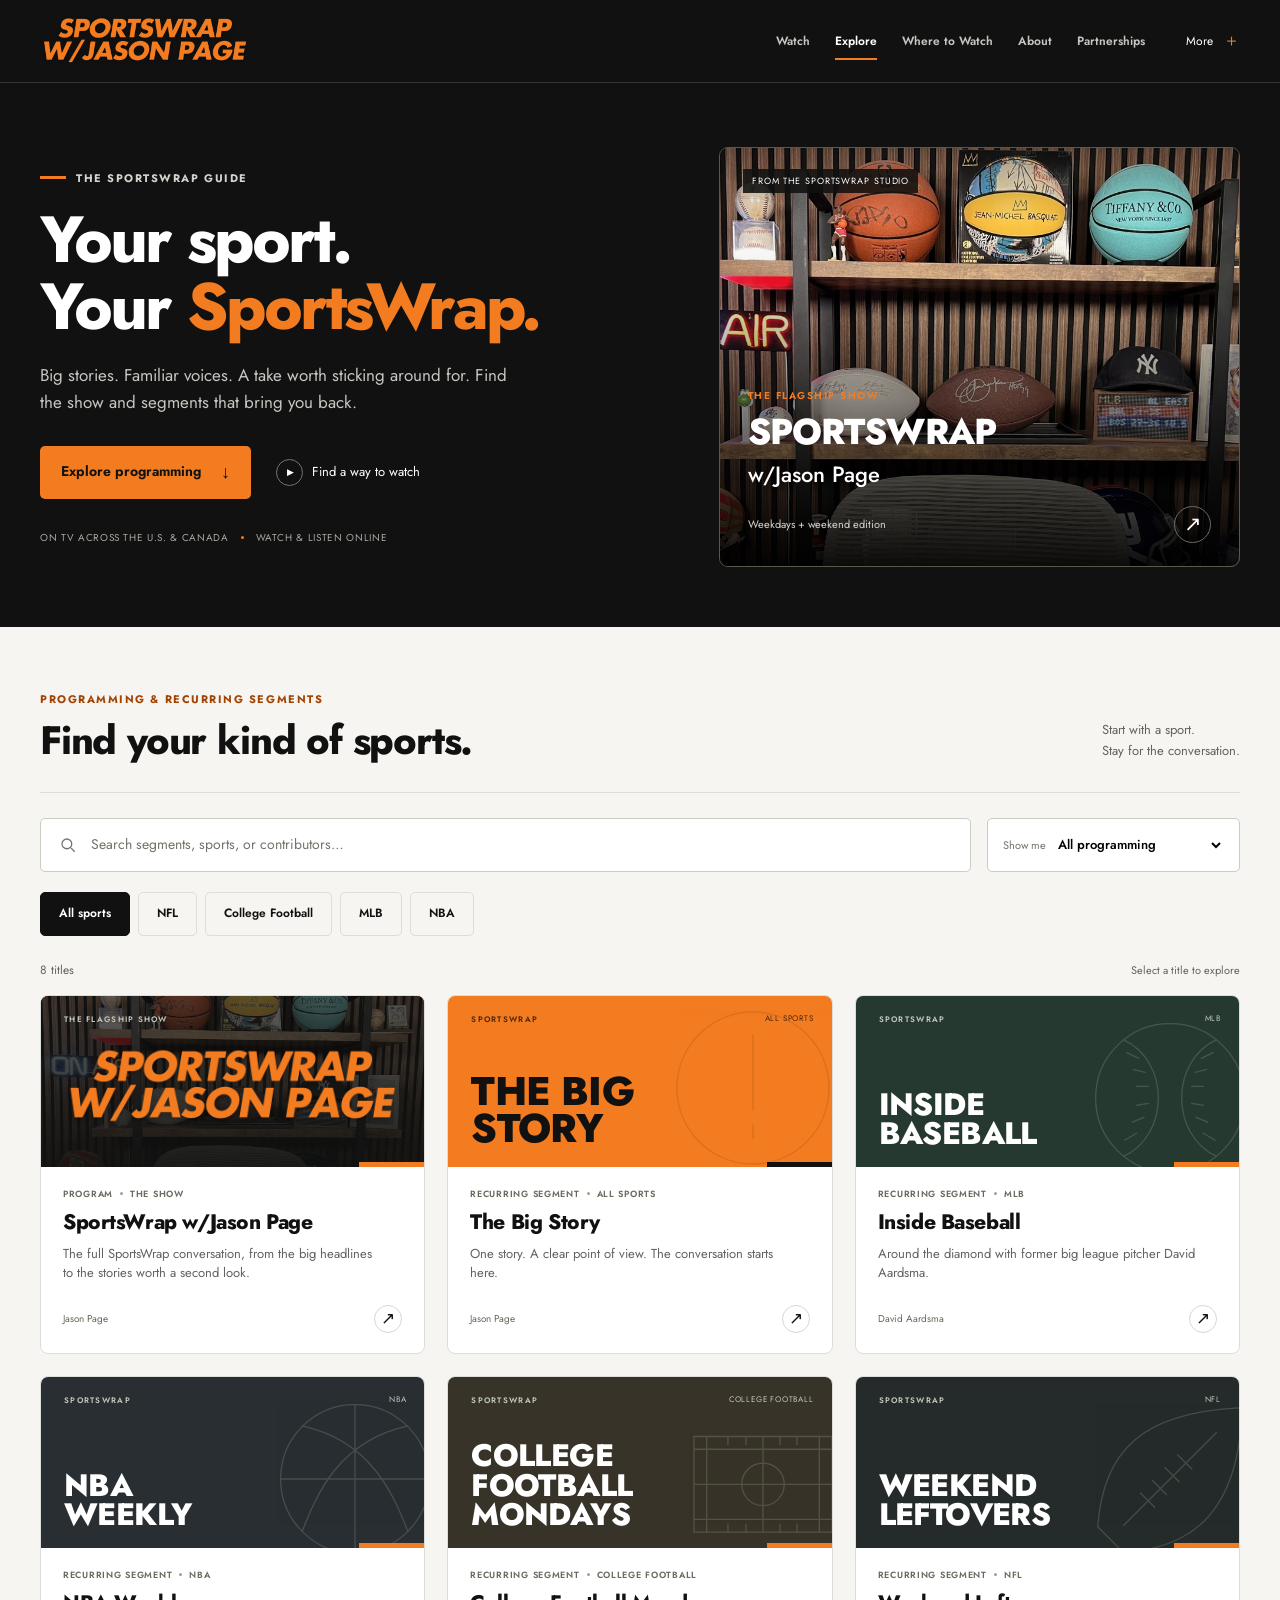
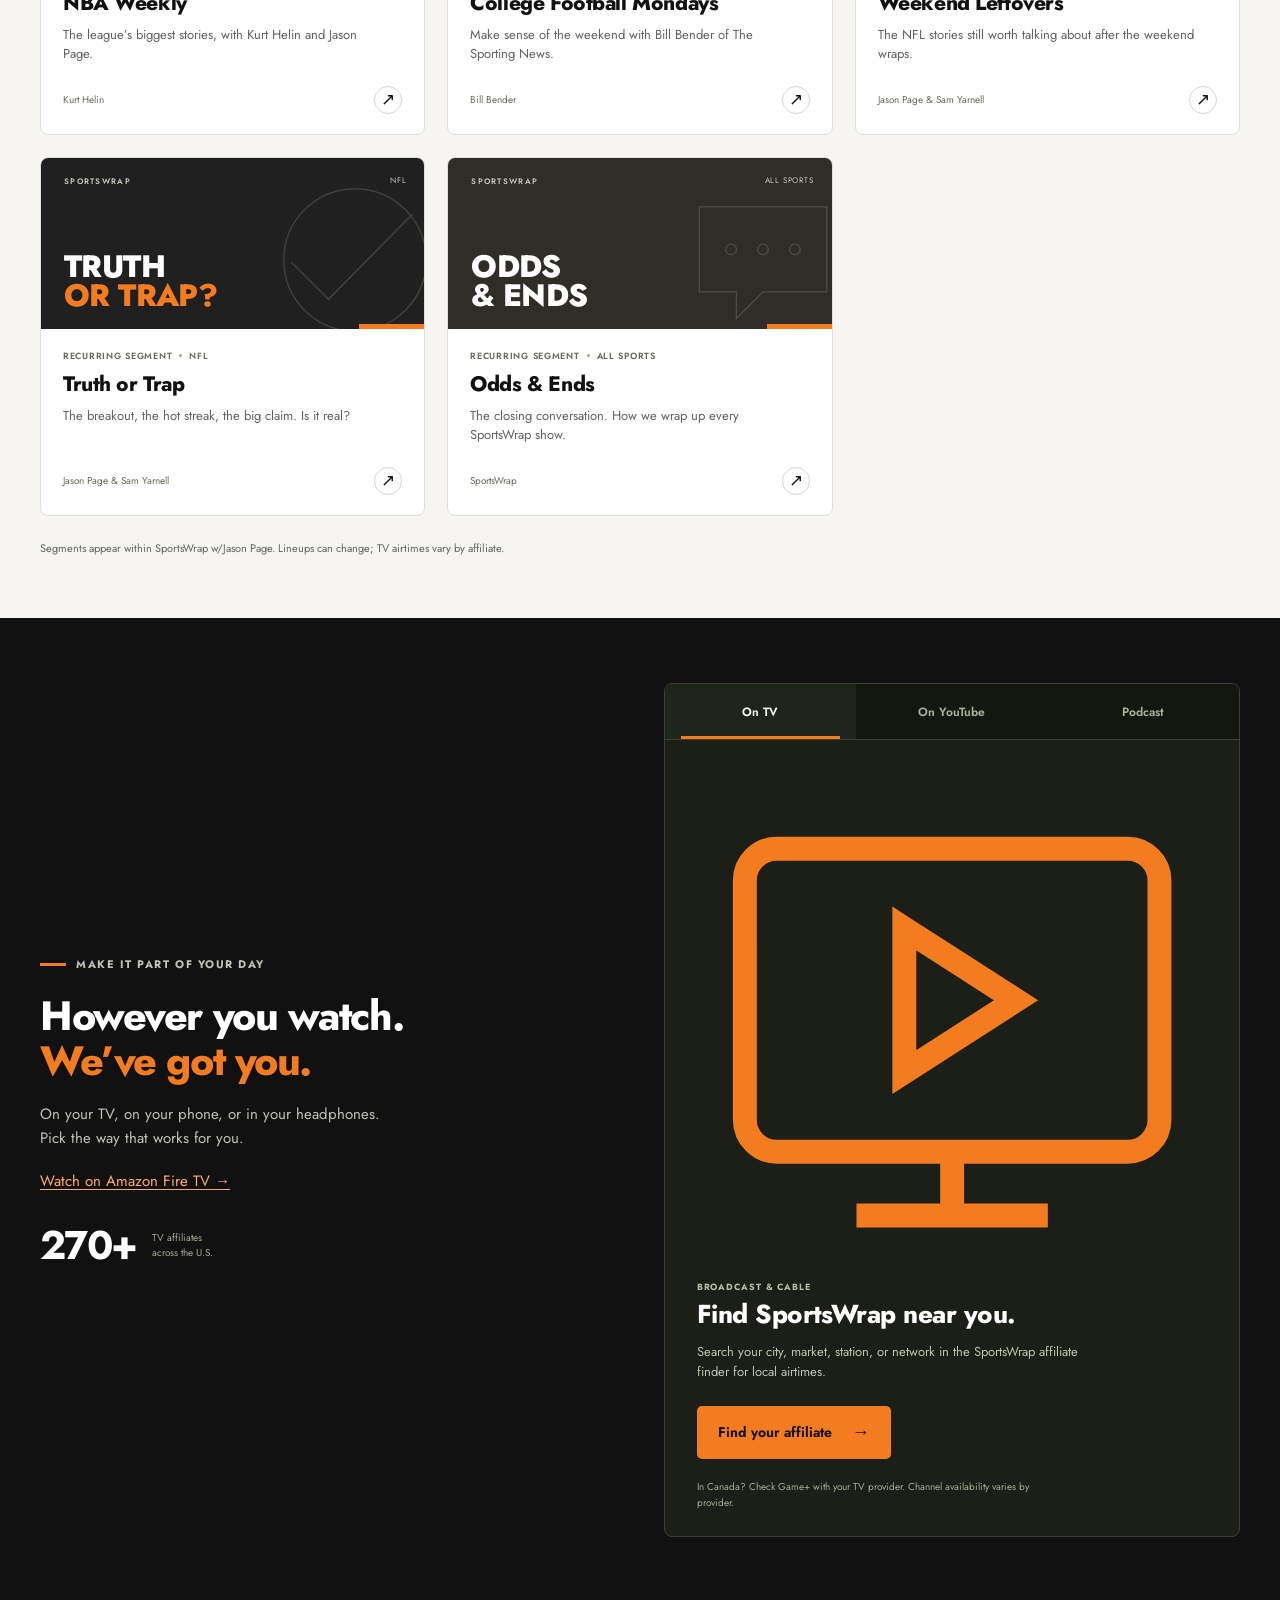
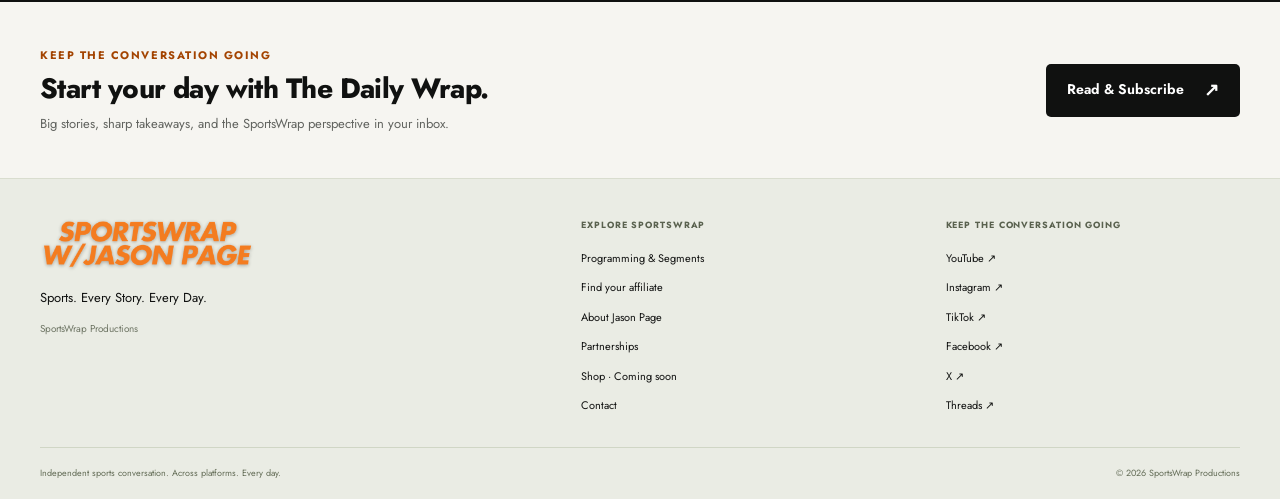
<file: explore.html>
<!doctype html>
<html lang="en">
<head>
  <meta charset="utf-8">
  <meta name="viewport" content="width=device-width, initial-scale=1">
  <meta name="robots" content="index,follow">
  <meta name="theme-color" content="#101110">
  <meta name="description" content="Find your kind of SportsWrap. Explore the show, discover recurring segments, and find where to watch or listen.">
  <title>Explore & Watch | SportsWrap w/Jason Page</title>
  <link rel="icon" href="assets/favicon.svg" type="image/svg+xml">
  <link rel="preload" href="assets/jost-latin.woff" as="font" type="font/woff" crossorigin>
  <link rel="stylesheet" href="styles.css"><link rel="stylesheet" href="site.css"><script type="module" src="site.js"></script>
  <script type="module" src="app.js"></script>
<link rel="canonical" href="https://sportswrap.tv/explore.html"><script async src="https://www.googletagmanager.com/gtag/js?id=G-JD4J3LBX82"></script>
<script>
      window.dataLayer = window.dataLayer || [];
      function gtag(){dataLayer.push(arguments);}
      gtag('js', new Date());

      gtag('config', 'G-JD4J3LBX82');
    </script>
<script src="https://analytics.ahrefs.com/analytics.js" data-key="xGI+k0KJ4JuDkCXVIfGluQ" async></script>
</head>
<body>
  <a class="skip-link" href="#explore">Skip to programming</a>
  <header class="site-header full-header"><div class="header-inner wrap"><a class="brand" href="index.html" aria-label="SportsWrap home"><img src="assets/show-logo.png" width="720" height="180" alt="SportsWrap w/Jason Page"></a><nav class="primary-nav" aria-label="Main navigation"><a  href="index.html#watch">Watch</a><a class="nav-active" aria-current="page" href="explore.html">Explore</a><a  href="find-your-affiliate.html">Where to Watch</a><a  href="about-jason-page.html">About</a><a  href="advertise.html">Partnerships</a></nav><details class="site-menu"><summary><span class="desktop-more">More</span><span class="mobile-more">Menu</span><span class="menu-symbol" aria-hidden="true">＋</span></summary><nav aria-label="More SportsWrap pages"><a class="mobile-link" href="index.html">Home</a><a class="mobile-link" href="index.html#watch">Watch</a><a class="mobile-link" href="explore.html">Explore</a><a class="mobile-link" href="find-your-affiliate.html">Where to Watch</a><a class="mobile-link" href="about-jason-page.html">About</a><a class="mobile-link" href="advertise.html">Partnerships</a><a href="index.html#shorts">SportsWrap Shorts</a><a href="index.html#listen">Listen to the podcast</a><a href="index.html#newsletter">The Daily Wrap</a><a href="shop.html">Shop · Coming soon</a><a href="contact.html">Contact</a></nav></details></div></header>

  <main id="top">
    <section class="hero">
      <div class="hero-inner wrap">
        <div class="hero-copy">
          <p class="eyebrow"><span class="orange-dash" aria-hidden="true"></span>The SportsWrap guide</p>
          <h1>Your sport.<br>Your <span>SportsWrap.</span></h1>
          <p class="hero-description">Big stories. Familiar voices. A take worth sticking around for. Find the show and segments that bring you back.</p>
          <div class="hero-actions">
            <a class="button button-orange" href="#explore">Explore programming <span aria-hidden="true">↓</span></a>
            <a class="hero-watch" href="#watch"><span class="play-outline" aria-hidden="true">▶</span> Find a way to watch</a>
          </div>
          <div class="hero-meta"><span>On TV across the U.S. & Canada</span><i aria-hidden="true"></i><span>Watch & listen online</span></div>
        </div>
        <a class="feature" href="#watch" aria-label="Find where to watch SportsWrap w/Jason Page">
          <img class="studio-image" src="assets/studio.webp" width="1200" height="709" alt="Sports memorabilia in the SportsWrap studio" fetchpriority="high">
          <div class="feature-shade"></div>
          <span class="feature-label">From the SportsWrap studio</span>
          <div class="feature-caption">
            <p>THE FLAGSHIP SHOW</p>
            <h2>SportsWrap<br><span>w/Jason Page</span></h2>
            <div><span>Weekdays + weekend edition</span><span class="feature-play" aria-hidden="true">↗</span></div>
          </div>
        </a>
      </div>
    </section>

    <section class="explore section-space wrap" id="explore" aria-labelledby="explore-heading">
      <div class="section-heading">
        <div><p class="eyebrow ink-eyebrow">Programming & recurring segments</p><h2 id="explore-heading">Find your kind of sports.</h2></div>
        <p class="section-intro">Start with a sport.<br>Stay for the conversation.</p>
      </div>
      <div class="finder" id="finder" hidden>
        <form id="filter-form" role="search" aria-label="Find SportsWrap programming">
          <div class="search-field">
            <svg aria-hidden="true" viewBox="0 0 24 24"><circle cx="10.5" cy="10.5" r="6.5"></circle><path d="m16 16 5 5"></path></svg>
            <label class="sr-only" for="query">Search programming, segments, or contributors</label>
            <input id="query" type="search" placeholder="Search segments, sports, or contributors…" autocomplete="off" aria-controls="program-grid" maxlength="120">
            <button class="clear-search" id="clear-search" type="button" aria-label="Clear search" hidden>×</button>
          </div>
          <div class="kind-field"><label for="kind">Show me</label><select id="kind" aria-controls="program-grid"><option value="all">All programming</option><option value="program">The show</option><option value="segment">Recurring segments</option></select></div>
        </form>
        <div class="filter-row">
          <div class="sport-filters" role="group" aria-label="Filter by sport">
            <button type="button" data-sport="all" aria-pressed="true">All sports</button>
            <button type="button" data-sport="nfl" aria-pressed="false">NFL</button>
            <button type="button" data-sport="college" aria-pressed="false">College Football</button>
            <button type="button" data-sport="mlb" aria-pressed="false">MLB</button>
            <button type="button" data-sport="nba" aria-pressed="false">NBA</button>
          </div>
          <button class="reset-filters" id="reset-filters" type="button" hidden>Reset filters <span aria-hidden="true">↺</span></button>
        </div>
      </div>
      <div class="results-line"><p id="result-count" role="status" aria-live="polite" aria-atomic="true">Explore the SportsWrap lineup</p><span class="results-hint" id="results-hint" hidden>Select a title to explore</span></div>
      <div class="program-grid" id="program-grid"></div>
      <div class="empty-state" id="empty-state" hidden>
        <span class="empty-icon" aria-hidden="true">↺</span><h3>No matches this time.</h3><p>Try a sport, segment name, or contributor. You can also clear the filters and explore the full lineup.</p><button class="button button-dark" id="empty-reset" type="button">Explore all programming</button>
      </div>
      <noscript><div class="no-script"><h3>Meet the SportsWrap lineup</h3><p>The Big Story · Inside Baseball · NBA Weekly · College Football Mondays · Weekend Leftovers · Truth or Trap · Odds &amp; Ends</p><p>Enable JavaScript to search and explore segments, or <a href="https://www.youtube.com/@SportsWrap" target="_blank" rel="noopener noreferrer">browse SportsWrap on YouTube ↗</a>.</p></div></noscript>
      <p class="lineup-note">Segments appear within SportsWrap w/Jason Page. Lineups can change; TV airtimes vary by affiliate.</p>
    </section>

    <section class="watch-section" id="watch" aria-labelledby="watch-heading">
      <div class="watch-inner wrap">
        <div class="watch-copy"><p class="eyebrow"><span class="orange-dash" aria-hidden="true"></span>Make it part of your day</p><h2 id="watch-heading">However you watch.<br><span>We’ve got you.</span></h2><p>On your TV, on your phone, or in your headphones. Pick the way that works for you.</p><p><a class="fire-tv-link" href="find-your-affiliate.html#fire-tv">Watch on Amazon Fire TV <span aria-hidden="true">→</span></a></p><div class="distribution-note"><strong>270+</strong><span>TV affiliates<br>across the U.S.</span></div></div>
        <div class="watch-options">
          <div class="watch-tabs" role="tablist" aria-label="Choose how to watch or listen" id="watch-tabs" hidden>
            <button id="tab-tv" type="button" role="tab" aria-selected="true" aria-controls="panel-tv" tabindex="0" data-watch="tv">On TV</button>
            <button id="tab-video" type="button" role="tab" aria-selected="false" aria-controls="panel-video" tabindex="-1" data-watch="video">On YouTube</button>
            <button id="tab-audio" type="button" role="tab" aria-selected="false" aria-controls="panel-audio" tabindex="-1" data-watch="audio">Podcast</button>
          </div>
          <div class="watch-panel" id="panel-tv" aria-labelledby="tab-tv">
            <span class="watch-icon" aria-hidden="true"><svg viewBox="0 0 32 32"><rect x="3" y="5" width="26" height="19" rx="2"></rect><path d="M10 28h12M16 24v4"></path><path d="m13 10 7 4.5-7 4.5Z"></path></svg></span>
            <p class="eyebrow">Broadcast & cable</p><h3>Find SportsWrap near you.</h3><p>Search your city, market, station, or network in the SportsWrap affiliate finder for local airtimes.</p>
            <a class="button button-orange" href="find-your-affiliate.html">Find your affiliate <span aria-hidden="true">→</span></a>
            <p class="watch-small">In Canada? Check Game+ with your TV provider. Channel availability varies by provider.</p>
          </div>
          <div class="watch-panel" id="panel-video" aria-labelledby="tab-video">
            <span class="watch-icon" aria-hidden="true"><svg viewBox="0 0 32 32"><rect x="3" y="7" width="26" height="18" rx="5"></rect><path d="m13 11 8 5-8 5Z"></path></svg></span>
            <p class="eyebrow">Video on demand</p><h3>Your schedule. Your SportsWrap.</h3><p>Catch SportsWrap videos, interviews, and quick takes on the show’s YouTube channel.</p>
            <div class="watch-actions"><a class="button button-orange" href="https://www.youtube.com/@SportsWrap/videos" target="_blank" rel="noopener noreferrer">Watch on YouTube <span aria-hidden="true">↗</span><span class="sr-only"> (opens in a new tab)</span></a><a class="text-link" href="index.html#shorts">Watch SportsWrap Shorts →</a></div>
            <p class="watch-small">Looking for a particular segment? Select a title above to watch its playlist here.</p>
          </div>
          <div class="watch-panel" id="panel-audio" aria-labelledby="tab-audio">
            <span class="watch-icon" aria-hidden="true"><svg viewBox="0 0 32 32"><path d="M5 19v-4a11 11 0 0 1 22 0v4"></path><rect x="3" y="16" width="6" height="11" rx="2"></rect><rect x="23" y="16" width="6" height="11" rx="2"></rect></svg></span>
            <p class="eyebrow">Take the conversation with you</p><h3>SportsWrap, in your headphones.</h3><p>Listen to SportsWrap w/Jason Page on your favorite podcast platform, whenever your day opens up.</p>
            <div class="watch-actions"><a class="button button-orange" href="https://podcasts.apple.com/us/podcast/sportswrap-with-jason-page/id1707125053" target="_blank" rel="noopener noreferrer">Apple Podcasts <span aria-hidden="true">↗</span><span class="sr-only"> (opens in a new tab)</span></a><a class="text-link" href="https://open.spotify.com/show/0C0slhEGo9s68V22Z6eaCr" target="_blank" rel="noopener noreferrer">Listen on Spotify ↗<span class="sr-only"> (opens in a new tab)</span></a></div>
            <p class="watch-small">Prefer another app? <a href="https://feeds.simplecast.com/KCzCpgZ0" target="_blank" rel="noopener noreferrer">Get the podcast RSS feed ↗<span class="sr-only"> (opens in a new tab)</span></a></p>
          </div>
        </div>
      </div>
    </section>
    <section class="daily-wrap wrap" aria-labelledby="newsletter-heading"><div><p class="eyebrow ink-eyebrow">Keep the conversation going</p><h2 id="newsletter-heading">Start your day with The Daily Wrap.</h2><p>Big stories, sharp takeaways, and the SportsWrap perspective in your inbox.</p></div><a class="button button-dark" href="https://jasonpage1.substack.com/" target="_blank" rel="noopener noreferrer">Read & Subscribe <span aria-hidden="true">↗</span><span class="sr-only"> (opens in a new tab)</span></a></section>
  </main>
  <footer class="site-footer full-footer"><div class="wrap footer-grid"><div class="footer-identity"><a href="index.html"><img src="assets/show-logo.png" width="720" height="180" alt="SportsWrap w/Jason Page"></a><p>Sports. Every Story. Every Day.</p><span>SportsWrap Productions</span></div><nav aria-label="Footer pages"><p class="eyebrow">Explore SportsWrap</p><a href="explore.html">Programming & Segments</a><a href="find-your-affiliate.html">Find your affiliate</a><a href="about-jason-page.html">About Jason Page</a><a href="advertise.html">Partnerships</a><a href="shop.html">Shop · Coming soon</a><a href="contact.html">Contact</a></nav><nav aria-label="Follow SportsWrap"><p class="eyebrow">Keep the conversation going</p><a class="footer-link" href="https://www.youtube.com/@SportsWrap" target="_blank" rel="noopener noreferrer">YouTube <span aria-hidden="true">↗</span><span class="sr-only"> (opens in a new tab)</span></a><a class="footer-link" href="https://www.instagram.com/sportswrapjasonpage" target="_blank" rel="noopener noreferrer">Instagram <span aria-hidden="true">↗</span><span class="sr-only"> (opens in a new tab)</span></a><a class="footer-link" href="https://www.tiktok.com/@sportswrapjasonpage" target="_blank" rel="noopener noreferrer">TikTok <span aria-hidden="true">↗</span><span class="sr-only"> (opens in a new tab)</span></a><a class="footer-link" href="https://www.facebook.com/TheJasonPage" target="_blank" rel="noopener noreferrer">Facebook <span aria-hidden="true">↗</span><span class="sr-only"> (opens in a new tab)</span></a><a class="footer-link" href="https://x.com/TheBackPage" target="_blank" rel="noopener noreferrer">X <span aria-hidden="true">↗</span><span class="sr-only"> (opens in a new tab)</span></a><a class="footer-link" href="https://www.threads.net/@sportswrapjasonpage" target="_blank" rel="noopener noreferrer">Threads <span aria-hidden="true">↗</span><span class="sr-only"> (opens in a new tab)</span></a></nav></div><div class="wrap footer-bottom"><span>Independent sports conversation. Across platforms. Every day.</span><span>© 2026 SportsWrap Productions</span></div></footer>
  <dialog id="program-dialog" aria-labelledby="dialog-title" aria-describedby="dialog-description">
    <button class="dialog-close" type="button" aria-label="Close program details" autofocus>×</button>
    <div class="dialog-body"><p class="eyebrow ink-eyebrow" id="dialog-type"></p><h2 id="dialog-title"></h2>
      <div id="dialog-player"></div>
      <p id="dialog-description"></p><div class="dialog-facts" id="dialog-facts"></div><div class="dialog-actions"><a class="button button-orange" id="dialog-link" target="_blank" rel="noopener noreferrer">View playlist on YouTube <span aria-hidden="true">↗</span><span class="sr-only"> (opens in a new tab)</span></a><button class="text-link" id="dialog-watch" type="button">Find a TV affiliate <span aria-hidden="true">→</span></button></div></div>
  </dialog>
</body>
</html>
</file>
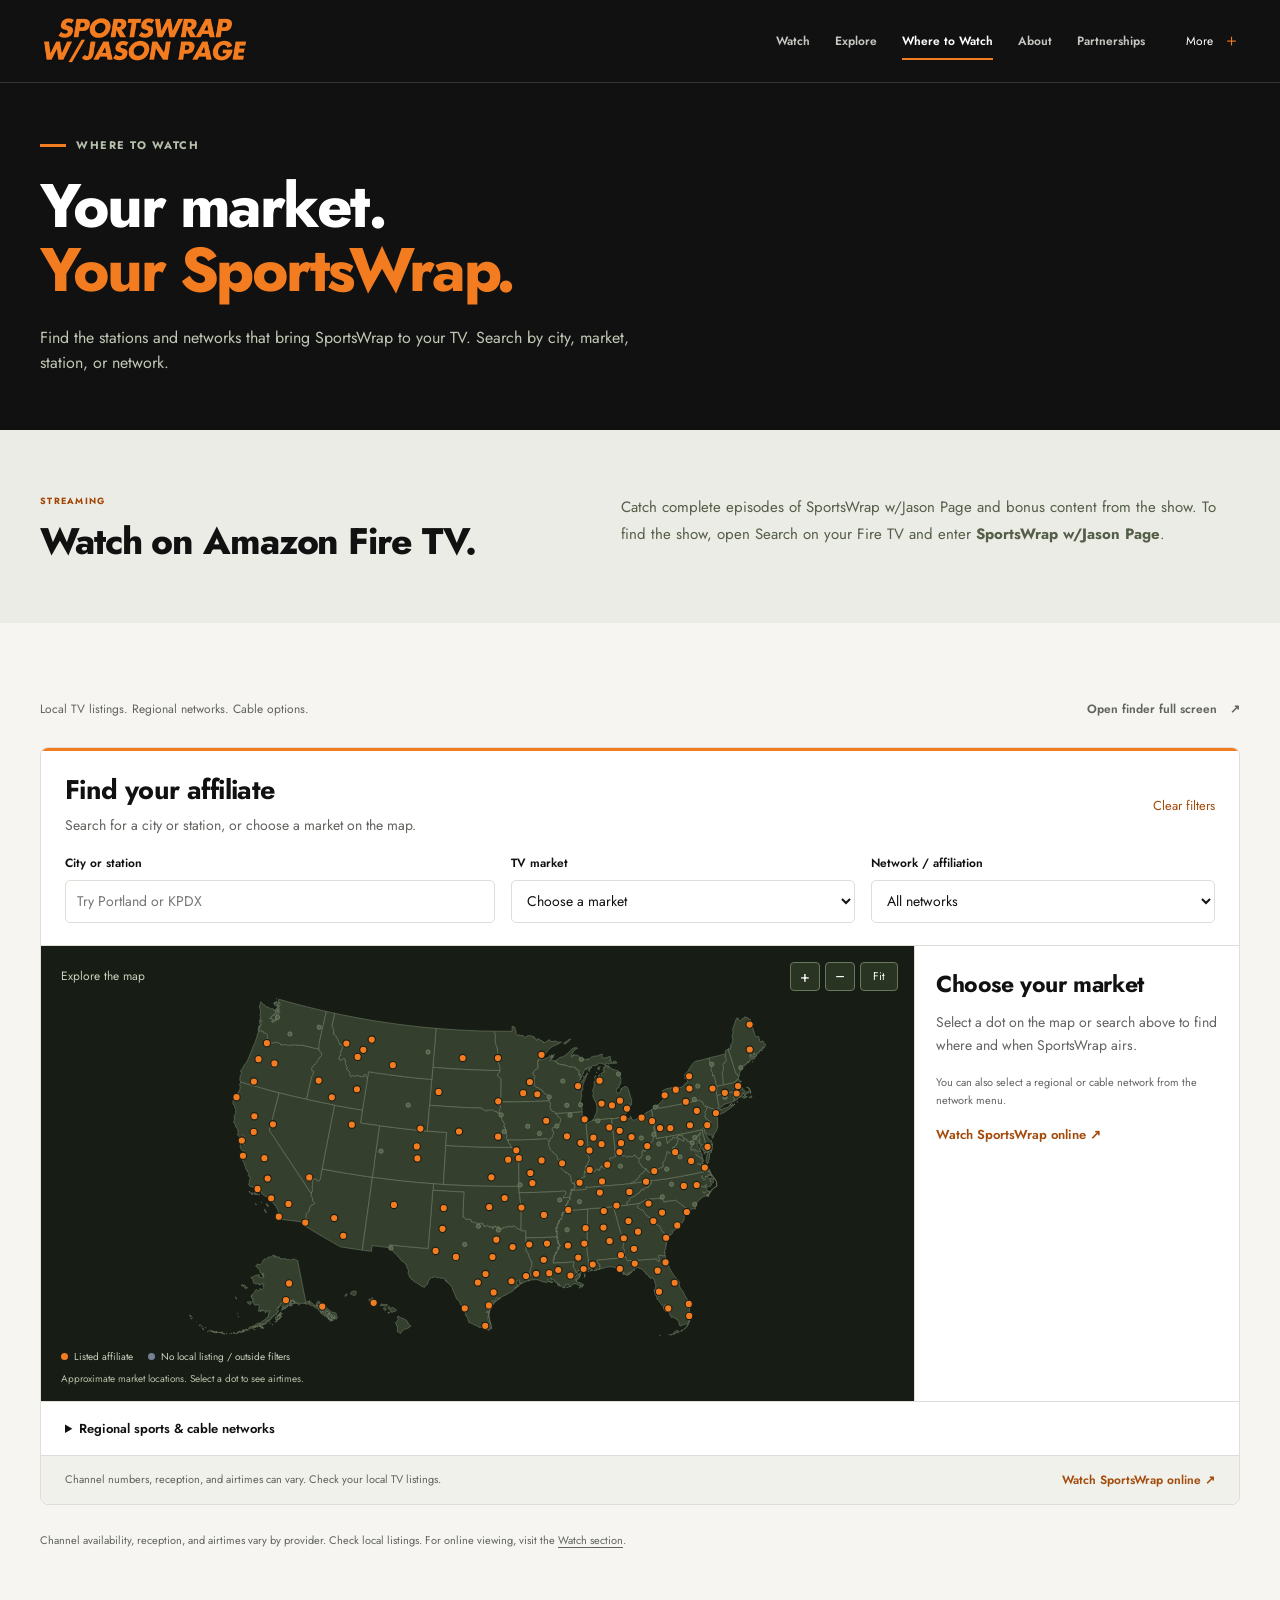
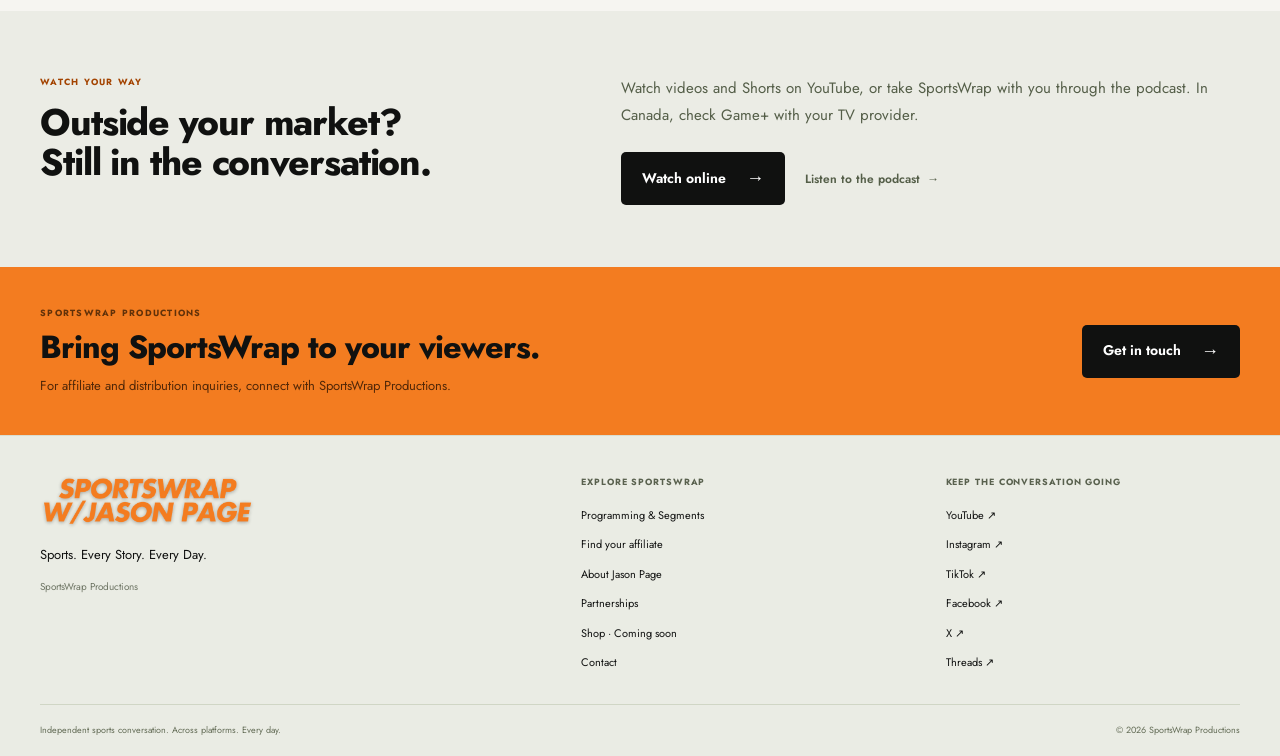
<file: find-your-affiliate.html>
<!doctype html><html lang="en"><head><meta charset="utf-8"><meta name="viewport" content="width=device-width,initial-scale=1"><meta name="robots" content="index,follow"><meta name="theme-color" content="#101110"><meta name="description" content="Search SportsWrap markets, stations, networks, and local TV airtimes using the interactive affiliate finder."><title>Find Your Affiliate | SportsWrap w/Jason Page</title><link rel="icon" href="assets/favicon.svg" type="image/svg+xml"><link rel="preload" href="assets/jost-latin.woff" as="font" type="font/woff" crossorigin><link rel="stylesheet" href="styles.css"><link rel="stylesheet" href="site.css"><script type="module" src="site.js"></script><link rel="canonical" href="https://sportswrap.tv/find-your-affiliate.html"><script async src="https://www.googletagmanager.com/gtag/js?id=G-JD4J3LBX82"></script>
<script>
      window.dataLayer = window.dataLayer || [];
      function gtag(){dataLayer.push(arguments);}
      gtag('js', new Date());

      gtag('config', 'G-JD4J3LBX82');
    </script>
<script src="https://analytics.ahrefs.com/analytics.js" data-key="xGI+k0KJ4JuDkCXVIfGluQ" async></script>
</head><body><a class="skip-link" href="#main">Skip to content</a><header class="site-header full-header"><div class="header-inner wrap"><a class="brand" href="index.html" aria-label="SportsWrap home"><img src="assets/show-logo.png" width="720" height="180" alt="SportsWrap w/Jason Page"></a><nav class="primary-nav" aria-label="Main navigation"><a  href="index.html#watch">Watch</a><a  href="explore.html">Explore</a><a class="nav-active" aria-current="page" href="find-your-affiliate.html">Where to Watch</a><a  href="about-jason-page.html">About</a><a  href="advertise.html">Partnerships</a></nav><details class="site-menu"><summary><span class="desktop-more">More</span><span class="mobile-more">Menu</span><span class="menu-symbol" aria-hidden="true">＋</span></summary><nav aria-label="More SportsWrap pages"><a class="mobile-link" href="index.html">Home</a><a class="mobile-link" href="index.html#watch">Watch</a><a class="mobile-link" href="explore.html">Explore</a><a class="mobile-link" href="find-your-affiliate.html">Where to Watch</a><a class="mobile-link" href="about-jason-page.html">About</a><a class="mobile-link" href="advertise.html">Partnerships</a><a href="index.html#shorts">SportsWrap Shorts</a><a href="index.html#listen">Listen to the podcast</a><a href="index.html#newsletter">The Daily Wrap</a><a href="shop.html">Shop · Coming soon</a><a href="contact.html">Contact</a></nav></details></div></header><main id="main"><section class="page-hero"><div class="wrap"><p class="eyebrow"><span class="orange-dash" aria-hidden="true"></span>Where to watch</p><h1>Your market.<br><span>Your SportsWrap.</span></h1><p class="page-hero-copy">Find the stations and networks that bring SportsWrap to your TV. Search by city, market, station, or network.</p></div></section><section class="soft-band" id="fire-tv" aria-labelledby="fire-tv-heading"><div class="wrap section-space editorial-split"><div><p class="eyebrow ink-eyebrow">Streaming</p><h2 id="fire-tv-heading">Watch on Amazon Fire TV.</h2></div><div class="prose"><p>Catch complete episodes of SportsWrap w/Jason Page and bonus content from the show. To find the show, open Search on your Fire TV and enter <strong>SportsWrap w/Jason Page</strong>.</p></div></div></section><section class="wrap section-space affiliate-section" aria-label="SportsWrap affiliate finder"><div class="finder-tools"><p>Local TV listings. Regional networks. Cable options.</p><a class="section-link" href="affiliate-map.html" target="_blank" rel="noopener noreferrer">Open finder full screen <span aria-hidden="true">↗</span><span class="sr-only"> (opens in a new tab)</span></a></div><iframe id="sportswrap-affiliate-map" class="affiliate-frame" src="affiliate-map.html" title="Find your SportsWrap affiliate and local airtime" loading="eager" height="950"></iframe><noscript><p>Open the <a href="affiliate-map.html">full-screen affiliate finder</a> to search local TV listings.</p></noscript><p class="lineup-note">Channel availability, reception, and airtimes vary by provider. Check local listings. For online viewing, visit the <a href="index.html#watch">Watch section</a>.</p></section><section class="soft-band"><div class="wrap section-space editorial-split"><div><p class="eyebrow ink-eyebrow">Watch your way</p><h2>Outside your market?<br>Still in the conversation.</h2></div><div class="prose"><p>Watch videos and Shorts on YouTube, or take SportsWrap with you through the podcast. In Canada, check Game+ with your TV provider.</p><div class="inline-actions"><a class="button button-dark" href="index.html#watch">Watch online<span aria-hidden="true">→</span></a><a class="text-link" href="index.html#listen">Listen to the podcast<span aria-hidden="true">→</span></a></div></div></div></section><section class="closing-cta"><div class="wrap"><div><p class="eyebrow">SportsWrap Productions</p><h2>Bring SportsWrap to your viewers.</h2><p>For affiliate and distribution inquiries, connect with SportsWrap Productions.</p></div><a class="button button-dark" href="contact.html">Get in touch<span aria-hidden="true">→</span></a></div></section></main><footer class="site-footer full-footer"><div class="wrap footer-grid"><div class="footer-identity"><a href="index.html"><img src="assets/show-logo.png" width="720" height="180" alt="SportsWrap w/Jason Page"></a><p>Sports. Every Story. Every Day.</p><span>SportsWrap Productions</span></div><nav aria-label="Footer pages"><p class="eyebrow">Explore SportsWrap</p><a href="explore.html">Programming & Segments</a><a href="find-your-affiliate.html">Find your affiliate</a><a href="about-jason-page.html">About Jason Page</a><a href="advertise.html">Partnerships</a><a href="shop.html">Shop · Coming soon</a><a href="contact.html">Contact</a></nav><nav aria-label="Follow SportsWrap"><p class="eyebrow">Keep the conversation going</p><a class="footer-link" href="https://www.youtube.com/@SportsWrap" target="_blank" rel="noopener noreferrer">YouTube <span aria-hidden="true">↗</span><span class="sr-only"> (opens in a new tab)</span></a><a class="footer-link" href="https://www.instagram.com/sportswrapjasonpage" target="_blank" rel="noopener noreferrer">Instagram <span aria-hidden="true">↗</span><span class="sr-only"> (opens in a new tab)</span></a><a class="footer-link" href="https://www.tiktok.com/@sportswrapjasonpage" target="_blank" rel="noopener noreferrer">TikTok <span aria-hidden="true">↗</span><span class="sr-only"> (opens in a new tab)</span></a><a class="footer-link" href="https://www.facebook.com/TheJasonPage" target="_blank" rel="noopener noreferrer">Facebook <span aria-hidden="true">↗</span><span class="sr-only"> (opens in a new tab)</span></a><a class="footer-link" href="https://x.com/TheBackPage" target="_blank" rel="noopener noreferrer">X <span aria-hidden="true">↗</span><span class="sr-only"> (opens in a new tab)</span></a><a class="footer-link" href="https://www.threads.net/@sportswrapjasonpage" target="_blank" rel="noopener noreferrer">Threads <span aria-hidden="true">↗</span><span class="sr-only"> (opens in a new tab)</span></a></nav></div><div class="wrap footer-bottom"><span>Independent sports conversation. Across platforms. Every day.</span><span>© 2026 SportsWrap Productions</span></div></footer></body></html>
</file>
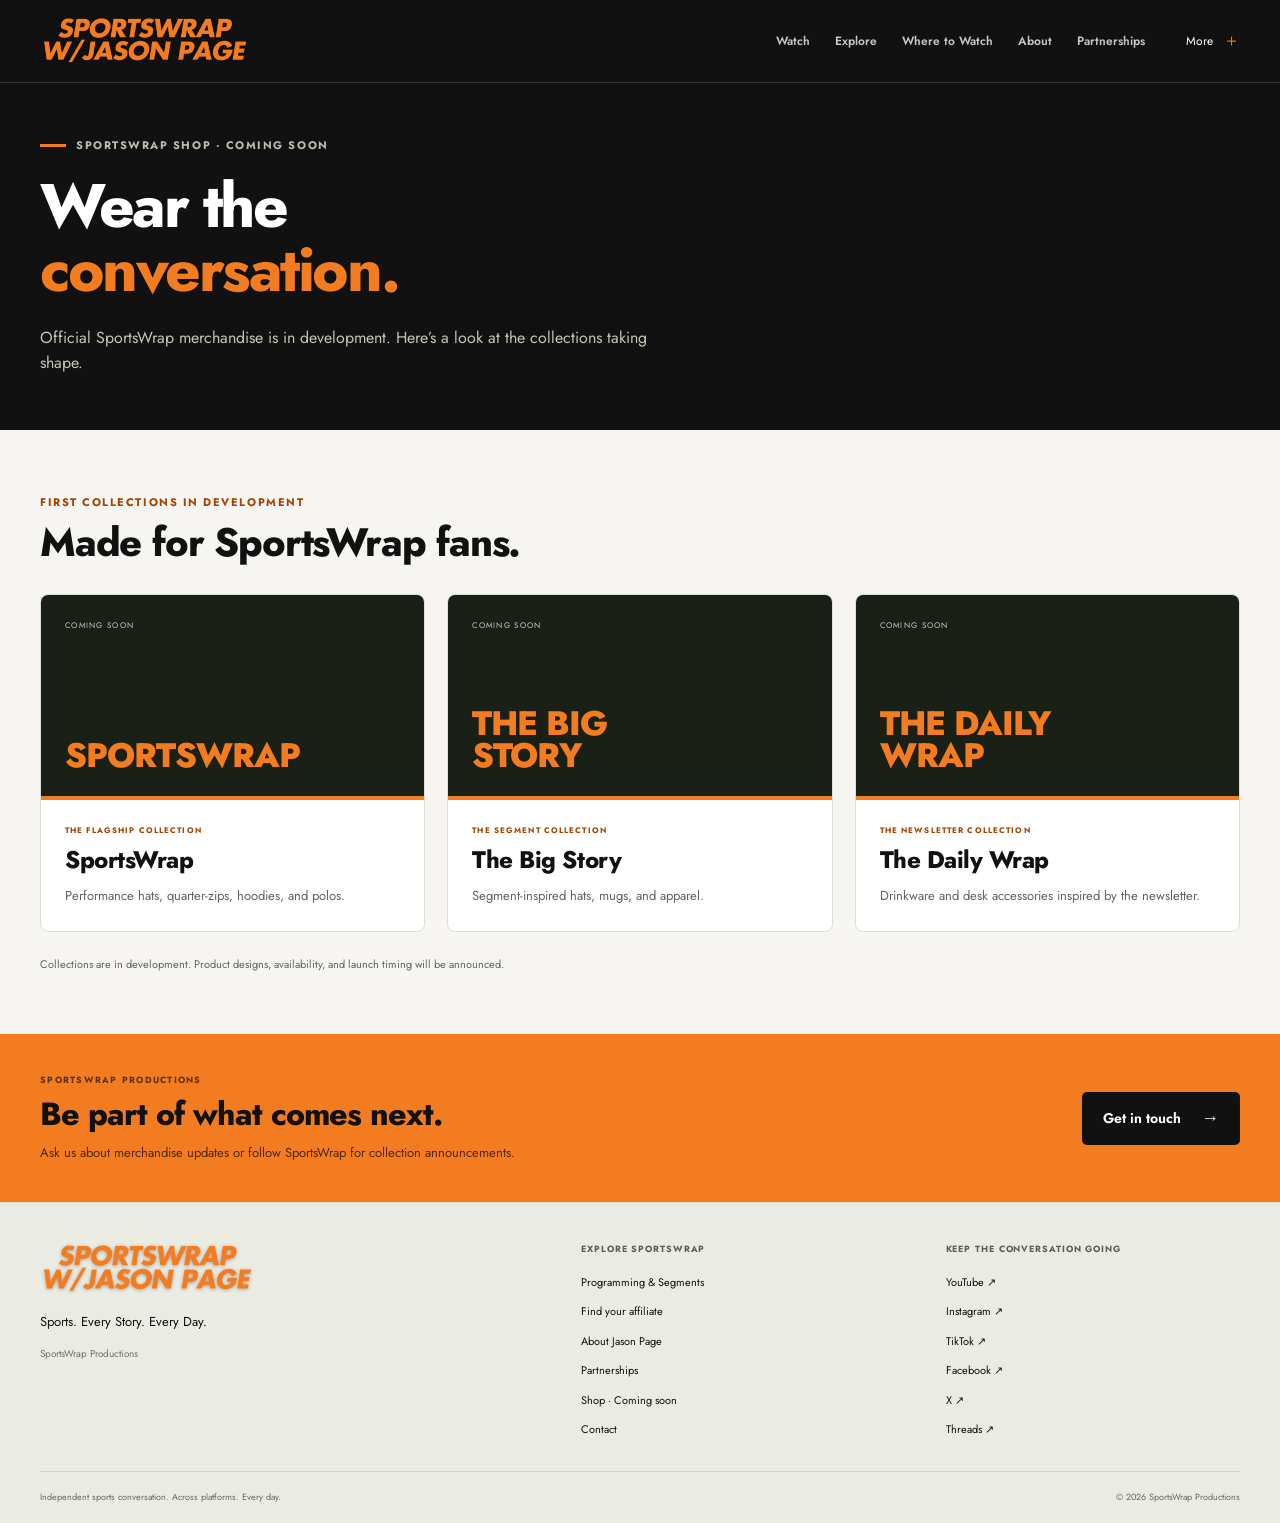
<file: shop.html>
<!doctype html><html lang="en"><head><meta charset="utf-8"><meta name="viewport" content="width=device-width,initial-scale=1"><meta name="robots" content="index,follow"><meta name="theme-color" content="#101110"><meta name="description" content="The SportsWrap Shop is coming soon, with collections inspired by SportsWrap, The Big Story, and The Daily Wrap."><title>Shop — Coming Soon | SportsWrap w/Jason Page</title><link rel="icon" href="assets/favicon.svg" type="image/svg+xml"><link rel="preload" href="assets/jost-latin.woff" as="font" type="font/woff" crossorigin><link rel="stylesheet" href="styles.css"><link rel="stylesheet" href="site.css"><script type="module" src="site.js"></script><link rel="canonical" href="https://sportswrap.tv/shop.html"><script async src="https://www.googletagmanager.com/gtag/js?id=G-JD4J3LBX82"></script>
<script>
      window.dataLayer = window.dataLayer || [];
      function gtag(){dataLayer.push(arguments);}
      gtag('js', new Date());

      gtag('config', 'G-JD4J3LBX82');
    </script>
<script src="https://analytics.ahrefs.com/analytics.js" data-key="xGI+k0KJ4JuDkCXVIfGluQ" async></script>
</head><body><a class="skip-link" href="#main">Skip to content</a><header class="site-header full-header"><div class="header-inner wrap"><a class="brand" href="index.html" aria-label="SportsWrap home"><img src="assets/show-logo.png" width="720" height="180" alt="SportsWrap w/Jason Page"></a><nav class="primary-nav" aria-label="Main navigation"><a  href="index.html#watch">Watch</a><a  href="explore.html">Explore</a><a  href="find-your-affiliate.html">Where to Watch</a><a  href="about-jason-page.html">About</a><a  href="advertise.html">Partnerships</a></nav><details class="site-menu"><summary><span class="desktop-more">More</span><span class="mobile-more">Menu</span><span class="menu-symbol" aria-hidden="true">＋</span></summary><nav aria-label="More SportsWrap pages"><a class="mobile-link" href="index.html">Home</a><a class="mobile-link" href="index.html#watch">Watch</a><a class="mobile-link" href="explore.html">Explore</a><a class="mobile-link" href="find-your-affiliate.html">Where to Watch</a><a class="mobile-link" href="about-jason-page.html">About</a><a class="mobile-link" href="advertise.html">Partnerships</a><a href="index.html#shorts">SportsWrap Shorts</a><a href="index.html#listen">Listen to the podcast</a><a href="index.html#newsletter">The Daily Wrap</a><a href="shop.html">Shop · Coming soon</a><a href="contact.html">Contact</a></nav></details></div></header><main id="main"><section class="page-hero"><div class="wrap"><p class="eyebrow"><span class="orange-dash" aria-hidden="true"></span>SportsWrap Shop · Coming soon</p><h1>Wear the<br><span>conversation.</span></h1><p class="page-hero-copy">Official SportsWrap merchandise is in development. Here’s a look at the collections taking shape.</p></div></section><section class="wrap section-space"><div class="section-heading"><div><p class="eyebrow ink-eyebrow">First collections in development</p><h2>Made for SportsWrap fans.</h2></div></div><div class="collections-grid"><article class="collection-card"><div class="collection-art" aria-hidden="true"><span>COMING SOON</span><strong>SPORTSWRAP</strong></div><div><p class="eyebrow ink-eyebrow">The flagship collection</p><h3>SportsWrap</h3><p>Performance hats, quarter-zips, hoodies, and polos.</p></div></article><article class="collection-card"><div class="collection-art" aria-hidden="true"><span>COMING SOON</span><strong>THE BIG<br>STORY</strong></div><div><p class="eyebrow ink-eyebrow">The segment collection</p><h3>The Big Story</h3><p>Segment-inspired hats, mugs, and apparel.</p></div></article><article class="collection-card"><div class="collection-art" aria-hidden="true"><span>COMING SOON</span><strong>THE DAILY<br>WRAP</strong></div><div><p class="eyebrow ink-eyebrow">The newsletter collection</p><h3>The Daily Wrap</h3><p>Drinkware and desk accessories inspired by the newsletter.</p></div></article></div><p class="lineup-note">Collections are in development. Product designs, availability, and launch timing will be announced.</p></section><section class="closing-cta"><div class="wrap"><div><p class="eyebrow">SportsWrap Productions</p><h2>Be part of what comes next.</h2><p>Ask us about merchandise updates or follow SportsWrap for collection announcements.</p></div><a class="button button-dark" href="contact.html">Get in touch<span aria-hidden="true">→</span></a></div></section></main><footer class="site-footer full-footer"><div class="wrap footer-grid"><div class="footer-identity"><a href="index.html"><img src="assets/show-logo.png" width="720" height="180" alt="SportsWrap w/Jason Page"></a><p>Sports. Every Story. Every Day.</p><span>SportsWrap Productions</span></div><nav aria-label="Footer pages"><p class="eyebrow">Explore SportsWrap</p><a href="explore.html">Programming & Segments</a><a href="find-your-affiliate.html">Find your affiliate</a><a href="about-jason-page.html">About Jason Page</a><a href="advertise.html">Partnerships</a><a href="shop.html">Shop · Coming soon</a><a href="contact.html">Contact</a></nav><nav aria-label="Follow SportsWrap"><p class="eyebrow">Keep the conversation going</p><a class="footer-link" href="https://www.youtube.com/@SportsWrap" target="_blank" rel="noopener noreferrer">YouTube <span aria-hidden="true">↗</span><span class="sr-only"> (opens in a new tab)</span></a><a class="footer-link" href="https://www.instagram.com/sportswrapjasonpage" target="_blank" rel="noopener noreferrer">Instagram <span aria-hidden="true">↗</span><span class="sr-only"> (opens in a new tab)</span></a><a class="footer-link" href="https://www.tiktok.com/@sportswrapjasonpage" target="_blank" rel="noopener noreferrer">TikTok <span aria-hidden="true">↗</span><span class="sr-only"> (opens in a new tab)</span></a><a class="footer-link" href="https://www.facebook.com/TheJasonPage" target="_blank" rel="noopener noreferrer">Facebook <span aria-hidden="true">↗</span><span class="sr-only"> (opens in a new tab)</span></a><a class="footer-link" href="https://x.com/TheBackPage" target="_blank" rel="noopener noreferrer">X <span aria-hidden="true">↗</span><span class="sr-only"> (opens in a new tab)</span></a><a class="footer-link" href="https://www.threads.net/@sportswrapjasonpage" target="_blank" rel="noopener noreferrer">Threads <span aria-hidden="true">↗</span><span class="sr-only"> (opens in a new tab)</span></a></nav></div><div class="wrap footer-bottom"><span>Independent sports conversation. Across platforms. Every day.</span><span>© 2026 SportsWrap Productions</span></div></footer></body></html>
</file>
<file: styles.css>
@font-face{font-family:Jost;src:url('assets/jost-latin.woff') format('woff');font-weight:100 900;font-display:swap}
:root{--orange:#F37C20;--ink:#101110;--paper:#f6f5f1;--muted:#61635f;--line:#dcded7;--white:#fff;--font:Futura,'Futura PT',Jost,'Century Gothic',sans-serif}
*{box-sizing:border-box}html{scroll-behavior:smooth;scroll-padding-top:100px}body{margin:0;background:var(--paper);color:var(--ink);font-family:var(--font);font-size:16px;line-height:1.5}body.modal-open{overflow:hidden}button,input,select{font:inherit}button,a,input,select{-webkit-tap-highlight-color:transparent}button,a{touch-action:manipulation}button{cursor:pointer}a{color:inherit;text-decoration:none}button:focus-visible,a:focus-visible,input:focus-visible,select:focus-visible{outline:3px solid #2374ab;outline-offset:4px}h1,h2,h3,p{margin:0}h1,h2,h3{line-height:1.06;font-weight:750}img,svg{display:block;max-width:100%}button{color:inherit}button:disabled{cursor:default}[hidden]{display:none!important}.wrap{width:min(1224px,calc(100% - 80px));margin-inline:auto}.sr-only{position:absolute;width:1px;height:1px;padding:0;margin:-1px;overflow:hidden;clip-path:inset(50%);white-space:nowrap;border:0}.skip-link{position:fixed;top:8px;left:12px;padding:12px 20px;background:var(--orange);color:var(--ink);z-index:100;transform:translateY(-160%);font-weight:700}.skip-link:focus{transform:none}
.site-header{background:var(--ink);border-bottom:1px solid #343632;color:#fff}.header-inner{min-height:90px;display:flex;align-items:center;gap:32px}.brand{display:block;margin-right:auto;flex-shrink:0}.brand img{width:224px;height:auto}.header-inner nav{display:flex;align-items:center;gap:32px;font-size:14px;font-weight:600;white-space:nowrap}.header-inner nav a{padding:15px 0;color:#c5c7c1}.header-inner nav .nav-active,.header-inner nav a:hover{color:#fff}.nav-active{position:relative}.nav-active:after{content:'';position:absolute;left:0;right:0;bottom:5px;height:2px;background:var(--orange)}.newsletter-nav span{color:var(--orange)}.review-label{font-size:10px;font-weight:600;letter-spacing:.07em;text-transform:uppercase;border:1px solid #565951;border-radius:3px;padding:5px 8px;white-space:nowrap;color:#c5c7c1}
.hero{background:var(--ink);color:#fff}.hero-inner{display:grid;grid-template-columns:1.18fr 1fr;gap:64px;align-items:center;padding-block:64px 60px}.eyebrow{text-transform:uppercase;font-size:11px;font-weight:700;letter-spacing:.14em;line-height:1.5}.hero-copy .eyebrow{color:#d2d4cd;display:flex;align-items:center;gap:10px;margin-bottom:20px}.orange-dash{display:inline-block;width:26px;height:3px;background:var(--orange);flex-shrink:0}h1{font-size:clamp(42px,5.1vw,70px);line-height:1.02;letter-spacing:-.045em;font-weight:750}h1 span{color:var(--orange)}.hero-description{color:#c5c7c1;max-width:480px;font-size:17px;line-height:1.6;margin-top:23px}.hero-actions{display:flex;align-items:center;gap:25px;flex-wrap:wrap;margin-top:29px}.button{display:inline-flex;align-items:center;justify-content:center;gap:20px;min-height:49px;padding:13px 20px;border-radius:5px;border:1px solid transparent;font-size:14px;line-height:1.4;font-weight:650;transition:background .18s,transform .18s}.button-orange{background:var(--orange);color:var(--ink)}.button-orange:hover{background:#ff973e}.button-dark{background:var(--ink);color:#fff}.button-dark:hover{background:#343832}.button>span[aria-hidden]{font-size:18px}.hero-watch{font-size:13px;display:inline-flex;align-items:center;gap:9px;min-height:44px}.hero-watch:hover{color:var(--orange)}.play-outline{width:27px;height:27px;border:1px solid #73776d;border-radius:50%;display:inline-flex;align-items:center;justify-content:center;font-size:9px;padding-left:2px}.hero-meta{display:flex;align-items:center;gap:12px;flex-wrap:wrap;font-size:10px;color:#a5a99e;margin-top:31px;text-transform:uppercase;letter-spacing:.065em}.hero-meta i{width:3px;height:3px;background:var(--orange);border-radius:50%}.feature{position:relative;display:block;min-width:0;aspect-ratio:1.24;border-radius:9px;overflow:hidden;border:1px solid #555a4d;background:#282b24}.studio-image{width:100%;height:100%;object-fit:cover;object-position:50% 50%;position:absolute;inset:0;transition:transform .4s}.feature:hover .studio-image{transform:scale(1.035)}.feature-shade{position:absolute;inset:0;background:linear-gradient(180deg,rgba(0,0,0,.28),transparent 18%,rgba(0,0,0,.06) 30%,rgba(0,0,0,.94) 100%)}.feature-label{position:absolute;top:21px;left:23px;padding:5px 9px;background:#101110dd;color:#fff;font-size:9px;letter-spacing:.1em;text-transform:uppercase}.feature-caption{position:absolute;left:28px;right:28px;bottom:23px}.feature-caption>p{color:var(--orange);font-size:10px;letter-spacing:.15em;font-weight:650;margin-bottom:10px}.feature-caption h2{font-size:36px;letter-spacing:-.025em;text-transform:uppercase;font-weight:800}.feature-caption h2>span{text-transform:none;font-size:22px;font-weight:500;letter-spacing:0}.feature-caption>div{display:flex;justify-content:space-between;gap:12px;align-items:center;margin-top:17px;font-size:11px;color:#d3d5cf}.feature-play{display:flex;width:37px;height:37px;border:1px solid #686c62;border-radius:50%;align-items:center;justify-content:center;color:#fff;font-size:21px}
.section-space{padding-block:64px 62px}.section-heading{display:flex;justify-content:space-between;gap:30px;align-items:flex-end;margin-bottom:30px}.ink-eyebrow{color:#a34300}.section-heading .eyebrow{margin-bottom:12px}.section-heading h2{font-size:clamp(30px,3.1vw,41px);letter-spacing:-.03em}.section-intro{color:var(--muted);font-size:13px;line-height:1.6}.finder{border-top:1px solid var(--line);padding-top:25px}#filter-form{display:grid;grid-template-columns:minmax(0,1fr) 253px;gap:16px}.search-field{display:flex;align-items:center;position:relative;border:1px solid #c9cdc2;border-radius:5px;background:#fff;min-height:54px}.search-field:focus-within{outline:2px solid #2374ab;outline-offset:2px}.search-field svg{width:18px;height:18px;stroke:#707769;fill:none;stroke-width:1.7;flex-shrink:0;margin-left:18px}.search-field input{border:0;background:none;outline:0!important;min-width:0;width:100%;padding:14px 14px;font-size:14px;color:var(--ink)}.search-field input::placeholder{color:#707469;opacity:1}.search-field input::-webkit-search-cancel-button{-webkit-appearance:none}.clear-search{border:0;background:transparent;font-size:24px;width:44px;min-height:44px;flex-shrink:0;margin-right:4px;color:#555c4d}.kind-field{background:#fff;border:1px solid #c9cdc2;border-radius:5px;display:flex;align-items:center;padding-inline:15px;gap:8px}.kind-field label{font-size:11px;color:#707469;white-space:nowrap}.kind-field select{width:100%;min-width:0;border:0;background:transparent;min-height:50px;font-size:13px;font-weight:550;padding-right:4px}.filter-row{display:flex;align-items:center;justify-content:space-between;gap:18px;padding-top:20px}.sport-filters{display:flex;flex-wrap:wrap;gap:8px}.sport-filters button{border:1px solid var(--line);background:transparent;min-height:44px;padding:10px 18px;border-radius:5px;font-size:12px;font-weight:600;line-height:1.3}.sport-filters button:hover{border-color:var(--ink)}.sport-filters button[aria-pressed=true]{background:var(--ink);color:#fff;border-color:var(--ink)}.reset-filters{border:0;background:transparent;min-height:44px;padding:7px 0;font-size:12px;font-weight:600;white-space:nowrap;text-decoration:underline;text-underline-offset:4px}.reset-filters>span{margin-left:7px}.results-line{display:flex;align-items:center;justify-content:space-between;gap:15px;margin:25px 0 16px;font-size:12px;color:var(--muted)}.results-hint{font-size:11px}.program-grid{display:grid;grid-template-columns:repeat(3,minmax(0,1fr));gap:22px}.program-card{width:100%;text-align:left;background:#fff;border:1px solid #dddeda;border-radius:8px;overflow:hidden;padding:0;display:flex;flex-direction:column;transition:transform .2s,box-shadow .2s,border-color .2s}.program-card:hover{transform:translateY(-3px);box-shadow:0 8px 20px #1011100d;border-color:#a2a799}.poster{position:relative;height:171px;width:100%;background:#1c201c;color:#fff;isolation:isolate;overflow:hidden;padding:19px 23px;display:flex;flex-direction:column;justify-content:flex-end}.poster .poster-brand{position:absolute;top:17px;left:23px;text-transform:uppercase;font-size:8px;letter-spacing:.16em;color:#c2c7ba;font-weight:600}.poster-title{display:block;position:relative;font-weight:800;font-size:31px;line-height:.94;text-transform:uppercase;letter-spacing:-.02em;max-width:85%;z-index:1}.poster-sport{position:absolute;right:18px;top:16px;font-size:8px;text-transform:uppercase;letter-spacing:.1em;color:#c2c7ba}.poster-ornament{position:absolute;right:-16px;bottom:-16px;width:170px;height:170px;opacity:.2;color:#c4d0b3;z-index:-1}.poster-ornament svg{width:100%;height:100%;fill:none;stroke:currentColor;stroke-width:1.2}.poster:after{content:'';position:absolute;bottom:0;right:0;width:65px;height:5px;background:var(--orange)}.poster-big-story{background:var(--orange);color:var(--ink)}.poster-big-story .poster-brand,.poster-big-story .poster-sport{color:#4d280c}.poster-big-story .poster-title{font-size:40px}.poster-big-story .poster-ornament{color:#4d280c;opacity:.14;width:190px;height:190px}.poster-big-story:after{background:var(--ink)}.poster-baseball{background:#263930}.poster-basketball{background:#292e33}.poster-college{background:#383329}.poster-leftovers{background:#242b2a}.poster-truth{background:#202020}.poster-truth .poster-title em{color:var(--orange);font-style:normal}.poster-odds{background:#302c28}.poster-show{background:#101110;justify-content:center}.poster-show .card-show-logo{width:100%;height:auto;position:relative;z-index:1;margin-top:12px}.poster-show:before{content:'';position:absolute;inset:0;background:linear-gradient(#101110ad,#101110ef),url('assets/studio.webp') center/cover}.card-body{padding:20px 22px;display:flex;flex-direction:column;flex:1;width:100%;min-height:186px}.card-kicker{display:flex;align-items:center;gap:7px;font-size:9px;text-transform:uppercase;letter-spacing:.08em;color:#656b5d;font-weight:600;margin-bottom:11px}.card-kicker i{width:3px;height:3px;border-radius:50%;background:#9ca48f}.card-body .card-title{font-size:21px;letter-spacing:-.02em;line-height:1.12;margin-bottom:9px}.card-description{font-size:13px;color:var(--muted);line-height:1.5;margin-bottom:17px;max-width:320px}.card-bottom{margin-top:auto;display:flex;align-items:center;justify-content:space-between;gap:10px;font-size:10px;color:#626b59}.card-bottom .card-arrow{border:1px solid #d5d9cd;border-radius:50%;width:28px;height:28px;display:flex;align-items:center;justify-content:center;font-size:17px;color:var(--ink);flex-shrink:0}.program-card:hover .card-arrow{background:var(--orange);border-color:var(--orange)}.lineup-note{font-size:11px;color:var(--muted);margin-top:24px}.empty-state{padding:46px 20px;border:1px dashed #b9c0af;border-radius:8px;text-align:center}.empty-icon{display:block;font-size:36px;color:#7d8771;margin-bottom:5px}.empty-state h3{font-size:27px}.empty-state p{max-width:430px;margin:13px auto 23px;color:var(--muted);font-size:14px}.no-script{padding:20px;border:1px solid var(--line)}.no-script p{margin-top:15px}.no-script a{text-decoration:underline}
.watch-section{color:#fff;background:var(--ink);padding-block:65px}.watch-inner{display:grid;grid-template-columns:1fr 1.06fr;gap:80px;align-items:center}.watch-copy .eyebrow{display:flex;align-items:center;gap:10px;color:#bfc4b6;margin-bottom:20px}.watch-copy h2{font-size:clamp(32px,3.2vw,43px);letter-spacing:-.035em;line-height:1.1}.watch-copy h2 span{color:var(--orange)}.watch-copy>p:not(.eyebrow){font-size:15px;color:#bfc4b6;max-width:360px;margin-top:19px;line-height:1.6}.distribution-note{display:flex;align-items:center;gap:15px;margin-top:32px}.distribution-note strong{font-size:40px;line-height:1;font-weight:700;letter-spacing:-.04em}.distribution-note span{font-size:10px;color:#a5ad98;line-height:1.5}.watch-options{border:1px solid #3b4234;border-radius:8px;overflow:hidden;background:#1b1f18;min-width:0}.watch-tabs{display:grid;grid-template-columns:repeat(3,minmax(0,1fr));background:#141710;border-bottom:1px solid #3b4234}.watch-tabs button{background:transparent;border:0;min-height:55px;font-size:12px;font-weight:600;color:#a9b19d;position:relative;padding:10px 8px}.watch-tabs button[aria-selected=true]{color:#fff;background:#20251c}.watch-tabs button[aria-selected=true]:after{content:'';height:3px;bottom:0;left:16px;right:16px;background:var(--orange);position:absolute}.watch-tabs button:focus-visible{outline-offset:-5px}.watch-panel{padding:29px 32px 25px;min-height:333px}.watch-icon{width:40px;height:40px;color:var(--orange);margin-bottom:20px}.watch-icon svg{stroke:currentColor;fill:none;stroke-width:1.5}.watch-panel .eyebrow{font-size:9px;letter-spacing:.1em;color:#b4bea6;margin-bottom:8px}.watch-panel h3{font-size:26px;letter-spacing:-.02em}.watch-panel>p:not(.eyebrow):not(.watch-small){font-size:13px;color:#bcc5ae;line-height:1.6;margin:13px 0 23px;max-width:390px}.watch-panel .watch-small{font-size:10px;color:#a5af98;line-height:1.6;margin-top:20px;max-width:370px}.watch-small a{text-decoration:underline;text-underline-offset:3px}.watch-actions{display:flex;gap:16px;flex-wrap:wrap;align-items:center}.text-link{background:none;border:0;padding:10px 0;min-height:44px;font-weight:600;font-size:12px;line-height:1.5;display:inline-flex;align-items:center;gap:7px}.text-link:hover{text-decoration:underline;text-underline-offset:4px}.watch-actions .text-link{color:#e0e6d8}
.daily-wrap{padding-block:45px;display:flex;align-items:center;justify-content:space-between;gap:35px}.daily-wrap .eyebrow{margin-bottom:10px}.daily-wrap h2{font-size:28px;letter-spacing:-.02em}.daily-wrap p:not(.eyebrow){font-size:13px;color:var(--muted);margin-top:10px}.daily-wrap .button{flex-shrink:0}.site-footer{background:#eaece4;border-top:1px solid #d9ddcf;padding-block:26px}.footer-inner{display:flex;align-items:center;justify-content:space-between;gap:25px}.footer-inner p{display:flex;align-items:center;gap:20px}.footer-inner strong{text-transform:uppercase;font-weight:800;font-size:16px;letter-spacing:-.04em}.footer-inner p span{color:#636b58;font-size:11px}.footer-inner>a{font-size:12px;font-weight:600}.footer-inner>a:hover{text-decoration:underline}
dialog{border:0;padding:0;border-radius:12px;background:var(--paper);color:var(--ink);width:min(610px,calc(100% - 32px));max-height:calc(100dvh - 40px);overflow:auto;box-shadow:0 30px 100px #0005}dialog::backdrop{background:#080b08bc;backdrop-filter:blur(4px)}.dialog-close{position:absolute;top:15px;right:15px;z-index:3;border:1px solid #ffffff66;border-radius:50%;height:44px;width:44px;background:#101110e8;color:#fff;font-size:29px;line-height:1}.dialog-art .poster{height:205px;padding:28px 32px}.dialog-art .poster-title{font-size:42px;max-width:90%}.dialog-art .poster-brand{left:32px;top:25px}.dialog-art .poster-sport{right:75px;top:26px}.dialog-art .poster-ornament{width:230px;height:230px;right:0}.dialog-art .card-show-logo{max-width:450px;margin:auto}.dialog-body{padding:29px 32px 24px}.dialog-body>.eyebrow{margin-bottom:11px}.dialog-body h2{font-size:34px;letter-spacing:-.025em}.dialog-body>p:not(.eyebrow):not(.dialog-note){font-size:15px;line-height:1.6;color:#535b4c;margin-top:17px}.dialog-facts{display:flex;gap:10px;flex-wrap:wrap;margin:20px 0}.dialog-facts>span{font-size:11px;padding:7px 10px;background:#e8ebdf;border-radius:4px;color:#48503f}.dialog-actions{display:flex;gap:18px;align-items:center;flex-wrap:wrap}.dialog-note{font-size:10px;color:#616a55;line-height:1.5;margin-top:17px}
@media(min-width:1500px){.hero-inner{padding-block:76px 70px}.feature{aspect-ratio:1.27}}
@media(max-width:1100px){.wrap{width:calc(100% - 56px)}.header-inner{gap:22px}.header-inner nav{gap:24px}.hero-inner{gap:36px;padding-block:48px}.hero-actions{gap:18px}.hero-meta{font-size:9px;gap:9px}.watch-inner{gap:45px}.card-body{padding:19px}.poster{padding:18px 19px}.poster .poster-brand{left:19px}.poster-title{font-size:27px}.card-body .card-title{font-size:20px}.poster-big-story .poster-title{font-size:35px}}
@media(max-width:850px){.newsletter-nav{display:none}.header-inner nav{font-size:12px}.brand img{width:195px}.review-label{font-size:9px}.hero-inner{gap:27px}.hero-actions{align-items:flex-start;flex-direction:column;gap:7px;margin-top:23px}.hero-description{font-size:15px}.hero-meta{margin-top:20px}.feature-caption{left:21px;right:21px;bottom:20px}.feature-caption h2{font-size:29px}.feature-caption h2>span{font-size:19px}.feature-caption>div{font-size:9px}.feature-label{left:20px;font-size:8px}.program-grid{grid-template-columns:repeat(2,minmax(0,1fr));gap:20px}.poster-title{font-size:32px}.poster-big-story .poster-title{font-size:40px}.section-intro{display:none}.watch-inner{gap:28px;grid-template-columns:.9fr 1.1fr}.watch-panel{padding:25px}.watch-copy h2{font-size:34px}.watch-copy .eyebrow{font-size:9px;letter-spacing:.1em}.daily-wrap h2{font-size:24px}.footer-inner p{gap:12px}}
@media(max-width:650px){html{scroll-padding-top:22px}.wrap{width:calc(100% - 36px)}.header-inner{min-height:109px;padding-block:15px 10px;flex-wrap:wrap;column-gap:12px;row-gap:13px}.brand img{width:184px}.review-label{margin-left:auto;padding:4px 6px;font-size:8px;order:1}.header-inner nav{order:2;flex-basis:100%;gap:26px;font-size:12px}.header-inner nav a{padding:0 0 7px}.nav-active:after{bottom:0}.hero-inner{grid-template-columns:minmax(0,1fr);gap:30px;padding-block:32px}.hero-copy .eyebrow{font-size:9px;letter-spacing:.13em;margin-bottom:15px}h1{font-size:clamp(39px,10.1vw,60px);letter-spacing:-.045em;line-height:1.02}.hero-description{max-width:460px;font-size:15px;margin-top:18px}.hero-actions{flex-direction:row;align-items:center;gap:10px 18px;margin-top:22px}.button{font-size:12px;gap:15px;padding:13px 17px;min-height:48px}.hero-watch{font-size:12px}.hero-meta{font-size:8px;gap:9px;margin-top:18px}.feature{aspect-ratio:1.7;width:100%;max-height:310px}.feature-label{top:16px;left:20px}.feature-caption{left:20px;right:20px;bottom:17px}.feature-caption>p{font-size:8px;margin-bottom:6px}.feature-caption h2{font-size:31px}.feature-caption h2>span{font-size:19px}.feature-caption>div{margin-top:7px;font-size:10px}.feature-play{width:32px;height:32px}.section-space{padding-block:38px}.section-heading{margin-bottom:23px}.section-heading .eyebrow{font-size:9px;letter-spacing:.105em;margin-bottom:10px}.section-heading h2{font-size:31px}.finder{padding-top:21px}#filter-form{grid-template-columns:minmax(0,1fr);gap:10px}.search-field{min-height:51px}.search-field svg{margin-left:14px}.search-field input{padding:13px 10px;font-size:12px}.kind-field{padding-inline:14px}.kind-field label{font-size:10px}.kind-field select{min-height:43px;font-size:12px}.filter-row{align-items:flex-start;gap:12px;padding-top:15px;flex-wrap:wrap}.sport-filters{gap:7px}.sport-filters button{font-size:11px;padding:9px 14px;min-height:44px}.reset-filters{font-size:11px;min-height:36px}.results-line{margin:20px 0 13px;font-size:11px}.results-hint{font-size:9px}.program-grid{gap:17px}.poster{height:150px;padding:17px}.poster .poster-brand{left:17px;top:15px;font-size:7px}.poster-sport{right:13px;top:14px;font-size:7px}.poster-title{font-size:27px}.poster-big-story .poster-title{font-size:35px}.poster-ornament{width:140px;height:140px}.card-body{padding:17px;min-height:195px}.card-kicker{font-size:8px}.card-body .card-title{font-size:20px}.card-description{font-size:12px}.card-bottom{font-size:9px}.watch-section{padding-block:38px}.watch-inner{grid-template-columns:minmax(0,1fr);gap:27px}.watch-copy .eyebrow{font-size:9px;margin-bottom:15px}.watch-copy h2{font-size:34px}.watch-copy>p:not(.eyebrow){font-size:14px;max-width:380px;margin-top:16px}.distribution-note{margin-top:20px}.distribution-note strong{font-size:32px}.distribution-note span{font-size:9px}.watch-tabs button{font-size:12px;min-height:51px}.watch-panel{padding:25px;min-height:330px}.watch-panel h3{font-size:26px}.watch-panel>p:not(.eyebrow):not(.watch-small){font-size:13px}.watch-panel .watch-small{font-size:10px}.daily-wrap{padding-block:32px;flex-direction:column;align-items:flex-start;gap:22px}.daily-wrap h2{font-size:26px;max-width:300px}.daily-wrap p:not(.eyebrow){font-size:13px;max-width:330px}.daily-wrap .eyebrow{font-size:9px}.footer-inner{align-items:flex-start;gap:16px;flex-direction:column}.footer-inner p{align-items:flex-start;flex-direction:column;gap:5px}.footer-inner>a{font-size:11px}.dialog-art .poster{height:180px;padding:24px}.dialog-art .poster-brand{left:24px}.dialog-art .poster-title{font-size:35px}.dialog-body{padding:24px}.dialog-body h2{font-size:30px}.dialog-body>p:not(.eyebrow):not(.dialog-note){font-size:14px}.dialog-actions{gap:6px 20px}.dialog-close{top:12px;right:12px}.dialog-art .poster-sport{right:70px}}
@media(max-width:470px){.program-grid{grid-template-columns:minmax(0,1fr)}.poster{height:165px;padding:20px 23px}.poster .poster-brand{left:23px;top:18px;font-size:8px}.poster-title{font-size:32px}.poster-big-story .poster-title{font-size:39px}.poster-sport{right:20px;top:17px;font-size:8px}.poster-ornament{width:175px;height:175px}.card-body{padding:20px 23px;min-height:174px}.card-body .card-title{font-size:23px}.card-kicker{font-size:9px;margin-bottom:10px}.card-description{font-size:13px;margin-bottom:13px}.card-bottom{font-size:10px}.results-hint{display:none}.lineup-note{font-size:10px;line-height:1.6;margin-top:20px}.dialog-art .poster{height:165px}}
@media(prefers-reduced-motion:reduce){html{scroll-behavior:auto}*,*:before,*:after{transition:none!important;animation:none!important}.program-card:hover,.feature:hover .studio-image{transform:none}}

.card-art{display:block;width:100%}.card-title{display:block;font-weight:750}

#program-dialog .dialog-body > .eyebrow,
#dialog-title { padding-right: 48px; }
#dialog-player iframe {
  display: block;
  width: 100%;
  aspect-ratio: 16 / 9;
  min-height: 200px;
  margin-top: 16px;
  border: 0;
  background: #111;
}
</file>
<file: site.css>
/* Shared visual system for the complete private SportsWrap site. */
.private-bar{height:25px;display:flex;align-items:center;justify-content:center;gap:10px;background:#22251f;color:#b5bdab;font-size:8px;text-transform:uppercase;letter-spacing:.15em}.private-bar>span{color:var(--orange)}.full-header .header-inner{min-height:82px;gap:26px}.full-header .brand img{width:210px}.full-header .primary-nav{font-size:12px;gap:25px}.site-menu{position:relative;z-index:30;flex-shrink:0}.site-menu summary{cursor:pointer;display:flex;align-items:center;gap:10px;list-style:none;font-size:12px;min-height:44px;padding:7px 0 7px 15px}.site-menu summary::-webkit-details-marker{display:none}.site-menu summary:focus-visible{outline:3px solid #2374ab;outline-offset:4px}.menu-symbol{font-size:17px;color:var(--orange)}.site-menu[open] .menu-symbol{transform:rotate(45deg)}.mobile-more{display:none}.site-menu>nav{position:absolute;top:calc(100% + 5px);right:0;display:flex!important;flex-direction:column;align-items:stretch!important;gap:0!important;width:245px;background:#1c2118;border:1px solid #46513b;border-radius:6px;padding:9px;box-shadow:0 16px 35px #0004}.full-header .site-menu>nav>a{padding:10px 12px;font-size:12px;color:#e0e5d9;min-height:44px;white-space:normal}.site-menu>nav>a:hover{background:#303929;border-radius:3px}.site-menu .mobile-link{display:none}.full-footer{padding-block:39px 20px}.footer-grid{display:grid;grid-template-columns:1.6fr 1fr 1fr;gap:70px}.footer-identity img{width:215px;height:auto;filter:none}.footer-identity p{font-size:13px;margin:16px 0 8px}.footer-identity>span{font-size:10px;color:#6e7564}.footer-grid nav{display:flex;flex-direction:column;align-items:flex-start;gap:7px}.footer-grid nav .eyebrow{font-size:9px;margin-bottom:8px;color:#59614e;letter-spacing:.1em}.footer-grid nav a{font-size:11px;padding-block:3px}.footer-grid nav a:hover{text-decoration:underline;text-underline-offset:3px}.footer-bottom{border-top:1px solid #d0d6c5;padding-top:18px;margin-top:30px;display:flex;align-items:center;justify-content:space-between;gap:20px;font-size:9px;color:#636c56}.footer-bottom a:hover{text-decoration:underline}.section-link{display:inline-flex;align-items:center;gap:13px;min-height:44px;font-size:12px;font-weight:600;white-space:nowrap}.section-link:hover{text-decoration:underline;text-underline-offset:4px}.section-heading>.section-link{margin-bottom:2px}.soft-band{background:#ebece5}.home-hero .hero-inner{padding-block:47px;grid-template-columns:1.04fr 1fr;gap:70px}.home-hero h1{font-size:clamp(48px,5.8vw,78px);line-height:.99}.home-hero .hero-description{max-width:425px}.host-feature{position:relative;display:block;height:460px;background:#090909;border-radius:8px;overflow:hidden;border:1px solid #3d4237}.host-feature>img{height:100%;width:100%;object-fit:cover;object-position:50% 28%}.host-shade{position:absolute;inset:0;background:linear-gradient(transparent 45%,#050705e6 100%)}.host-caption{position:absolute;bottom:24px;left:28px;right:28px;display:flex;align-items:flex-end;justify-content:space-between;color:#fff;gap:10px}.host-caption p{font-size:9px;letter-spacing:.15em;color:var(--orange);font-weight:600;margin-bottom:8px}.host-caption h2{font-size:36px;letter-spacing:-.035em}.host-caption>span{width:36px;height:36px;display:flex;align-items:center;justify-content:center;border:1px solid #646c59;border-radius:50%;font-size:22px}.reach-band{border-bottom:1px solid #d7dbce;background:#eef0e6}.reach-grid{display:grid;grid-template-columns:repeat(4,minmax(0,1fr))}.reach-grid>div{padding:25px 25px 25px 0;border-right:1px solid #d7dbce;margin-right:26px}.reach-grid>div:last-child{border-right:0;margin-right:0}.reach-grid strong{display:block;font-size:29px;line-height:1.1;letter-spacing:-.035em;font-weight:750}.reach-grid span{display:block;font-size:10px;color:#69715d;margin-top:6px}.watch-feature-grid{display:grid;grid-template-columns:1.25fr 1fr;gap:42px;align-items:center}.media-frame{aspect-ratio:16/9;background:#101110;border-radius:8px;overflow:hidden;position:relative}.media-play{border:0;padding:0;width:100%;height:100%;display:block;position:relative;background:#101110}.media-play>img{width:100%;height:100%;object-fit:cover}.media-overlay{position:absolute;inset:0;background:#0003;transition:background .2s}.media-play:hover .media-overlay{background:#0001}.large-play{position:absolute;inset:50% auto auto 50%;transform:translate(-50%,-50%);background:var(--orange);color:#101110;border-radius:50%;width:67px;height:67px;display:flex;align-items:center;justify-content:center;font-size:24px;padding-left:4px;box-shadow:0 5px 30px #0004}.media-platform{position:absolute;left:20px;bottom:16px;background:#101110d9;color:#fff;font-size:10px;padding:5px 8px}.media-frame>iframe{border:0;width:100%;height:100%;position:absolute;inset:0}.feature-video-copy>.eyebrow{font-size:9px;margin-bottom:12px}.feature-video-copy>h3{font-size:30px;letter-spacing:-.025em;line-height:1.1}.feature-video-copy>p:not(.eyebrow){font-size:13px;line-height:1.7;color:var(--muted);margin-block:17px 23px}.feature-video-copy>.text-link{margin-left:18px}.home-programs .program-card{box-shadow:none}.shorts-grid{display:grid;grid-template-columns:repeat(3,minmax(0,1fr));gap:22px}.short-tile{min-width:0;background:#fff;border:1px solid #dddeda;border-radius:8px;overflow:hidden}.short-image{position:relative;aspect-ratio:16/10;background:#101110;overflow:hidden}.short-image img{width:100%;height:100%;object-fit:cover;transition:transform .3s}.short-tile a:hover img{transform:scale(1.035)}.short-number{position:absolute;top:13px;left:15px;color:#fff;background:#101110db;font-size:10px;padding:4px 7px}.short-play{position:absolute;bottom:14px;right:15px;width:30px;height:30px;background:var(--orange);color:#101110;display:flex;align-items:center;justify-content:center;border-radius:50%;font-size:18px}.short-copy{padding:20px 22px 24px}.short-copy .eyebrow{font-size:8px;margin-bottom:10px}.short-copy h3{font-size:19px;line-height:1.25;letter-spacing:-.015em}.short-tile a:focus-visible{display:block;outline-offset:-4px}.newsletter-band{background:#101110;color:#fff;padding-block:58px}.newsletter-grid{display:grid;grid-template-columns:1fr 1fr;gap:75px;align-items:center}.newsletter-wordmark{border:1px solid #30362a;border-radius:8px;overflow:hidden;background:#000;padding:30px}.newsletter-wordmark>img{width:100%;height:auto}.newsletter-grid .eyebrow{font-size:9px;color:#bac3ad;margin-bottom:13px}.newsletter-grid h2{font-size:39px;letter-spacing:-.035em}.newsletter-grid>div>p:not(.eyebrow){font-size:14px;color:#b6c0a8;max-width:390px;margin-top:16px;line-height:1.6}.newsletter-grid .hero-actions{margin-top:24px}.audio-grid{display:grid;grid-template-columns:.65fr 1.4fr;gap:40px;align-items:center}.audio-brand{aspect-ratio:1.2;display:flex;flex-direction:column;align-items:center;justify-content:center;background:#181d14;border-radius:8px;padding:32px;gap:24px;border-bottom:5px solid var(--orange)}.audio-brand>span{color:#d3dcc5;font-size:10px;letter-spacing:.18em}.audio-copy .eyebrow{font-size:9px;margin-bottom:14px}.audio-copy>h3{font-size:27px;line-height:1.2;letter-spacing:-.02em;max-width:660px}.audio-copy audio{width:100%;height:44px;margin-top:21px}.platform-links{display:flex;flex-wrap:wrap;gap:1px 22px;margin-top:8px}.platform-links .text-link{font-size:11px}.about-teaser{display:grid;grid-template-columns:1fr 1fr;gap:70px;align-items:center}.about-teaser .eyebrow{font-size:9px;margin-bottom:14px}.about-teaser h2,.sponsor-teaser h2{font-size:38px;letter-spacing:-.03em}.about-teaser p:not(.eyebrow),.sponsor-teaser p:not(.eyebrow){font-size:14px;color:var(--muted);line-height:1.7;margin-block:18px 23px;max-width:440px}.about-teaser>img{width:100%;height:290px;object-fit:cover;border-radius:8px}.sponsor-teaser{display:grid;grid-template-columns:1fr 1fr;gap:70px;align-items:center}.sponsor-teaser .eyebrow{margin-bottom:15px;font-size:9px}.distribution-card{border:1px solid #d3d9c9;border-radius:8px;background:#e9eddf;padding:35px}.distribution-card>.eyebrow{font-size:9px!important}.distribution-card strong{display:block;font-size:46px;letter-spacing:-.04em;line-height:1.05}.distribution-card p:not(.eyebrow){margin:18px 0 20px;color:#5e6a51}.distribution-card a{font-size:11px;font-weight:600;text-decoration:underline;text-underline-offset:4px}.shop-teaser{padding-block:37px;border-top:1px solid var(--line);background:#eef0e6}.shop-teaser>.wrap{display:flex;align-items:center;justify-content:space-between;gap:30px}.shop-teaser .eyebrow{font-size:9px;margin-bottom:10px}.shop-teaser h2{font-size:30px;letter-spacing:-.025em}.shop-teaser p:not(.eyebrow){font-size:12px;color:var(--muted);margin-top:9px}.shop-teaser .button{flex-shrink:0}.closing-cta{background:var(--orange);padding-block:39px}.closing-cta>.wrap{display:flex;align-items:center;justify-content:space-between;gap:40px}.closing-cta .eyebrow{font-size:9px;color:#613109;margin-bottom:11px}.closing-cta h2{font-size:32px;letter-spacing:-.03em}.closing-cta p:not(.eyebrow){font-size:13px;line-height:1.6;margin-top:11px;max-width:620px;color:#512707}.closing-cta .button{flex-shrink:0}.page-hero{background:var(--ink);color:#fff;padding-block:54px}.page-hero .eyebrow{display:flex;gap:10px;align-items:center;color:#b6bfab;margin-bottom:20px}.page-hero h1{font-size:clamp(40px,4.8vw,66px);letter-spacing:-.04em;line-height:1.05}.page-hero h1>span{color:var(--orange)}.page-hero-copy{font-size:16px;line-height:1.6;max-width:620px;color:#c0c8b5;margin-top:22px}.editorial-split{display:grid;grid-template-columns:.9fr 1.1fr;gap:75px;align-items:start}.editorial-split .eyebrow{font-size:9px;margin-bottom:15px}.editorial-split h2{font-size:37px;letter-spacing:-.03em}.prose{font-size:15px;line-height:1.8;color:#545e48}.prose p+p{margin-top:18px}.prose .button{margin-top:24px}.prose .inline-actions .button{margin-top:0}.inline-actions{display:flex;align-items:center;gap:20px;flex-wrap:wrap;margin-top:23px}.about-hero .hero-inner{padding-block:0;gap:85px;min-height:510px}.about-portrait{height:510px;overflow:hidden}.about-portrait img{width:100%;height:100%;object-fit:cover;object-position:50% 27%}.statement-band{background:#1d2318;color:#fff;padding-block:64px;text-align:center}.statement-band .eyebrow{color:var(--orange);margin-bottom:22px}.statement-band h2{font-size:clamp(30px,3.7vw,50px);letter-spacing:-.03em;line-height:1.2}.statement-band p:not(.eyebrow){font-size:14px;line-height:1.7;color:#bac5aa;max-width:550px;margin:21px auto 0}.partnership-grid{display:grid;grid-template-columns:repeat(4,minmax(0,1fr));gap:22px}.partnership-grid article{padding:26px;background:#fff;border:1px solid #dddeda;border-radius:7px}.tile-number{font-size:10px;color:#9b4504;display:block;margin-bottom:34px;font-weight:600}.partnership-grid h3{font-size:23px;letter-spacing:-.02em}.partnership-grid p{font-size:13px;line-height:1.7;color:var(--muted);margin-top:15px}.partnership-grid article>a{font-size:11px;font-weight:600;display:inline-block;margin-top:15px;text-decoration:underline;text-underline-offset:4px}.collections-grid{display:grid;grid-template-columns:repeat(3,minmax(0,1fr));gap:22px}.collection-card{border-radius:8px;border:1px solid #dddeda;background:#fff;overflow:hidden}.collection-art{height:205px;background:#1a2015;color:var(--orange);padding:24px;display:flex;flex-direction:column;justify-content:space-between;border-bottom:4px solid var(--orange)}.collection-art>span{font-size:8px;letter-spacing:.16em;color:#c8d1bb}.collection-art strong{font-size:34px;font-weight:800;line-height:.95;letter-spacing:-.03em;overflow-wrap:anywhere}.collection-card>div:not(.collection-art){padding:24px}.collection-card .eyebrow{font-size:8px;margin-bottom:11px}.collection-card h3{font-size:24px;letter-spacing:-.02em}.collection-card p:not(.eyebrow){font-size:13px;line-height:1.7;color:var(--muted);margin-top:12px}.finder-tools{display:flex;justify-content:space-between;align-items:center;gap:24px;margin-bottom:16px;font-size:12px;color:var(--muted)}.affiliate-frame{border:0;display:block;width:100%;min-height:700px;overflow:hidden}.affiliate-section .lineup-note a{text-decoration:underline;text-underline-offset:3px}.contact-grid{display:grid;grid-template-columns:.85fr 1.15fr;gap:90px;align-items:start}.contact-intro>.eyebrow{font-size:9px;margin-bottom:15px}.contact-intro h2{font-size:38px;letter-spacing:-.03em}.contact-intro>p:not(.eyebrow){font-size:14px;color:var(--muted);line-height:1.7;margin-top:19px;max-width:350px}.contact-topics{margin-top:27px}.contact-topics p{padding-block:17px;border-bottom:1px solid var(--line)}.contact-topics strong{display:block;font-size:13px}.contact-topics span{display:block;font-size:11px;color:var(--muted);margin-top:4px}.contact-intro .contact-follow{display:flex;align-items:center;gap:13px;flex-wrap:wrap;font-size:10px!important}.contact-follow .text-link{font-size:10px}.inquiry-form{background:#fff;border:1px solid #d7dccf;border-radius:8px;padding:31px;min-width:0}.preview-form-note{font-size:11px;line-height:1.6;border-left:3px solid var(--orange);padding:10px 13px;background:#f6f5f1;color:#666d5d;margin-bottom:25px}.inquiry-form label{display:block;font-size:12px;font-weight:600}.inquiry-form input:not([type=hidden]),.inquiry-form select,.inquiry-form textarea{font:inherit;font-weight:400;font-size:14px;display:block;width:100%;max-width:100%;min-width:0;background:#fbfcf8;border:1px solid #cbd3bf;border-radius:5px;min-height:48px;padding:12px;margin-top:8px;color:#101110}.inquiry-form textarea{resize:vertical}.form-row{display:grid;grid-template-columns:1fr 1fr;gap:17px}.inquiry-form>label{margin-top:21px}.inquiry-form>.button{margin-top:24px}.inquiry-form input::placeholder,.inquiry-form textarea::placeholder{color:#79816f;opacity:1}.inquiry-review{border-top:1px solid #d7dccf;padding-top:24px;margin-top:25px}.inquiry-review>p{font-size:13px;font-weight:600}.inquiry-review dl{font-size:12px;color:#616b54;line-height:1.7;margin:17px 0 0}.inquiry-review dt{font-weight:650;color:#101110;margin-top:10px}.inquiry-review dd{margin:3px 0 0;white-space:pre-wrap;overflow-wrap:anywhere}
@media(max-width:1100px){.full-header .header-inner{gap:19px}.full-header .brand img{width:188px}.full-header .primary-nav{gap:19px;font-size:11px}.home-hero .hero-inner{gap:38px}.host-feature{height:420px}.watch-feature-grid{gap:30px}.feature-video-copy>h3{font-size:27px}.feature-video-copy>.text-link{margin-left:0}.newsletter-grid,.about-teaser,.sponsor-teaser{gap:40px}.audio-grid{gap:30px}.partnership-grid{gap:16px}.partnership-grid article{padding:22px}.contact-grid{gap:50px}.footer-grid{gap:40px}.home-hero h1{font-size:65px}.collection-art strong{font-size:30px}}
@media(max-width:900px){.full-header .primary-nav{display:none}.full-header .header-inner{min-height:75px}.site-menu .mobile-link{display:block}.desktop-more{display:none}.mobile-more{display:inline}.home-hero .hero-inner{gap:30px}.home-hero h1{font-size:57px}.host-feature{height:385px}.home-hero .hero-actions{flex-direction:row;gap:10px 18px}.reach-grid strong{font-size:25px}.reach-grid>div{margin-right:18px;padding-right:18px}.watch-feature-grid{grid-template-columns:1.15fr 1fr;gap:24px}.feature-video-copy>h3{font-size:24px}.feature-video-copy>p:not(.eyebrow){font-size:12px;margin-block:14px 18px}.shorts-grid{gap:16px}.short-copy{padding:18px}.short-copy h3{font-size:17px}.newsletter-grid h2{font-size:32px}.newsletter-grid{gap:30px}.newsletter-wordmark{padding:20px}.audio-copy>h3{font-size:24px}.about-teaser h2,.sponsor-teaser h2{font-size:32px}.distribution-card{padding:25px}.distribution-card strong{font-size:38px}.editorial-split{gap:40px}.editorial-split h2{font-size:31px}.partnership-grid{grid-template-columns:repeat(2,minmax(0,1fr));gap:20px}.collections-grid{gap:16px}.collection-art{height:180px;padding:20px}.collection-art strong{font-size:25px}.collection-card>div:not(.collection-art){padding:20px}.collection-card h3{font-size:21px}.about-hero .hero-inner{gap:35px;min-height:450px}.about-portrait{height:450px}.contact-grid{gap:30px}.contact-intro h2{font-size:33px}.inquiry-form{padding:24px}.form-row{grid-template-columns:1fr}.footer-grid{gap:28px;grid-template-columns:1.3fr 1fr 1fr}.footer-identity img{width:185px}.closing-cta h2{font-size:28px}.home-programs{grid-template-columns:repeat(3,minmax(0,1fr))}.home-programs .poster{height:160px}.home-programs .poster-title{font-size:27px}.home-programs .poster-big-story .poster-title{font-size:34px}}
@media(max-width:650px){.full-header .header-inner{min-height:72px;padding-block:10px;flex-wrap:nowrap;gap:18px}.full-header .brand img{width:184px}.full-header .header-inner nav a{padding-bottom:10px}.full-header .site-menu summary{font-size:12px;padding-left:10px;gap:6px}.full-header .site-menu nav{top:calc(100% + 9px)}.private-bar{font-size:7px;height:23px}.home-hero .hero-inner{grid-template-columns:minmax(0,1fr);padding-block:32px;gap:29px}.home-hero h1{font-size:clamp(44px,12vw,67px)}.host-feature{height:340px}.host-feature>img{object-position:50% 24%}.host-caption{left:21px;right:21px;bottom:20px}.host-caption h2{font-size:31px}.host-caption p{font-size:8px}.reach-grid{grid-template-columns:repeat(2,minmax(0,1fr))}.reach-grid>div{padding:20px 13px 20px 0;margin-right:13px}.reach-grid>div:nth-child(2){border-right:0;margin-right:0}.reach-grid>div:nth-child(-n+2){border-bottom:1px solid #d7dbce}.reach-grid strong{font-size:27px}.reach-grid span{font-size:9px}.section-heading{align-items:flex-start;gap:12px;flex-direction:column}.section-heading .section-link{min-height:30px;font-size:11px}.watch-feature-grid{grid-template-columns:minmax(0,1fr);gap:23px}.feature-video-copy>h3{font-size:28px}.feature-video-copy>p:not(.eyebrow){font-size:13px}.feature-video-copy>.text-link{margin-left:15px}.large-play{width:55px;height:55px;font-size:20px}.home-programs{grid-template-columns:minmax(0,1fr)}.home-programs .poster{height:155px}.home-programs .poster-title{font-size:32px}.home-programs .poster-big-story .poster-title{font-size:39px}.home-programs .card-body{min-height:167px}.shorts-grid{grid-template-columns:minmax(0,1fr);gap:20px}.short-image{aspect-ratio:16/9}.short-copy{padding:20px 23px}.short-copy h3{font-size:21px}.short-copy .eyebrow{font-size:8px}.newsletter-band{padding-block:36px}.newsletter-grid{grid-template-columns:minmax(0,1fr);gap:25px}.newsletter-wordmark{padding:22px}.newsletter-grid h2{font-size:34px}.newsletter-grid>div>p:not(.eyebrow){font-size:14px}.audio-grid{grid-template-columns:minmax(0,1fr);gap:25px}.audio-brand{aspect-ratio:auto;min-height:180px;padding:35px;gap:20px}.audio-brand>img{max-width:310px}.audio-copy>h3{font-size:25px}.platform-links{gap:0 19px}.about-teaser,.sponsor-teaser{grid-template-columns:minmax(0,1fr);gap:27px}.about-teaser h2,.sponsor-teaser h2{font-size:33px}.about-teaser>img{height:auto;aspect-ratio:1.6}.distribution-card strong{font-size:42px}.shop-teaser>.wrap,.closing-cta>.wrap{flex-direction:column;align-items:flex-start;gap:22px}.shop-teaser h2{font-size:28px}.closing-cta{padding-block:33px}.closing-cta h2{font-size:30px}.closing-cta p:not(.eyebrow){font-size:13px}.page-hero{padding-block:35px}.page-hero .eyebrow{font-size:9px;margin-bottom:16px}.page-hero h1{font-size:40px;line-height:1.06}.page-hero-copy{font-size:14px;margin-top:19px}.editorial-split{grid-template-columns:minmax(0,1fr);gap:23px}.editorial-split h2{font-size:32px}.prose{font-size:14px;line-height:1.8}.statement-band{padding-block:40px}.statement-band h2{font-size:30px;line-height:1.2}.statement-band p:not(.eyebrow){font-size:13px}.about-hero .hero-inner{grid-template-columns:minmax(0,1fr);padding-top:33px;gap:25px}.about-hero h1{font-size:46px}.about-portrait{height:390px;border-radius:8px 8px 0 0}.partnership-grid{grid-template-columns:minmax(0,1fr);gap:16px}.partnership-grid article{padding:25px}.tile-number{margin-bottom:24px}.partnership-grid h3{font-size:25px}.collections-grid{grid-template-columns:minmax(0,1fr);gap:22px}.collection-art{height:190px;padding:24px}.collection-art strong{font-size:39px}.collection-card>div:not(.collection-art){padding:24px}.collection-card h3{font-size:26px}.finder-tools{align-items:flex-start;flex-direction:column;gap:8px;margin-bottom:16px;font-size:11px}.finder-tools .section-link{min-height:35px}.affiliate-section{width:calc(100% - 24px)}.affiliate-frame{min-height:900px}.contact-grid{grid-template-columns:minmax(0,1fr);gap:32px}.contact-intro h2{font-size:34px}.contact-intro>p:not(.eyebrow){font-size:14px}.contact-topics{margin-top:20px}.inquiry-form{padding:22px}.preview-form-note{font-size:10px}.form-row{gap:19px}.inquiry-form input:not([type=hidden]),.inquiry-form select,.inquiry-form textarea{font-size:16px}.footer-grid{grid-template-columns:1fr 1fr;gap:30px 22px}.footer-identity{grid-column:1/-1}.footer-identity img{width:200px}.footer-grid nav .eyebrow{font-size:8px;max-width:120px;line-height:1.7}.footer-grid nav a{font-size:11px}.footer-bottom{align-items:flex-start;flex-direction:column;gap:10px;line-height:1.7;font-size:9px}}
@media(prefers-reduced-motion:reduce){.short-tile a:hover img{transform:none}.site-menu[open] .menu-symbol{transform:none}}

.inquiry-form fieldset{border:0;margin:0;padding:0;min-width:0}.inquiry-form fieldset>label{margin-top:21px}.inquiry-form fieldset>.button{margin-top:24px}

.featured-wordmark{position:absolute;left:15%;top:21%;width:70%}.media-play .media-overlay{background:#0008}.media-play:hover .media-overlay{background:#0006}.media-play .large-play{top:72%;width:54px;height:54px;font-size:20px}.short-image{background:#1c2317;border-bottom:4px solid var(--orange)}.short-brand{position:absolute;left:23px;top:43%;font-weight:800;font-size:clamp(23px,2.3vw,34px);line-height:.95;letter-spacing:-.035em;color:#e0e7d5}.short-brand>span{color:var(--orange);font-size:1.15em}@media(max-width:650px){.short-brand{font-size:35px;top:35%}.featured-wordmark{top:20%}.media-play .large-play{width:48px;height:48px;font-size:18px}}

/* Brand logos retain their natural proportions at every responsive size. */
img[src$="/show-logo.png"]{height:auto;object-fit:contain}
.featured-wordmark>img,.audio-brand>img{width:100%;height:auto;object-fit:contain}

/* Mobile navigation stays reachable, including on short landscape screens. */
.site-menu:not([open])>nav{display:none!important}
@media(max-width:900px){
  html{scroll-padding-top:90px}
  .full-header{position:sticky;top:0;z-index:50}
  .site-menu>nav{width:min(320px,calc(100vw - 36px));max-height:calc(100dvh - 100px);overflow-y:auto;overscroll-behavior:contain}
  .full-header .site-menu>nav>a{font-size:15px;min-height:46px;padding:12px}
  .full-header .site-menu summary{min-width:64px;min-height:44px;justify-content:flex-end;font-size:14px}
}
@media(max-width:650px){
  .hero-inner>* ,.watch-feature-grid>*,.newsletter-grid>*,.audio-grid>*,.editorial-split>*{min-width:0}
  .full-header .header-inner{min-height:68px;padding-block:8px}
  .full-header .brand img{width:clamp(155px,47vw,184px)}
  .hero-description,.prose,.page-hero-copy{font-size:16px;line-height:1.65}
  .home-hero h1{font-size:clamp(42px,11vw,56px)}
  .home-hero .hero-inner{gap:24px;padding-block:28px}
  .host-feature{height:250px}
  .host-feature>img{object-position:50% 30%}
  .section-space{padding-block:32px}
  .section-heading h2{font-size:30px;line-height:1.12}
  .section-heading .section-link{min-height:44px;font-size:14px;white-space:normal}
  .feature-video-copy>h3{font-size:26px;line-height:1.18;overflow-wrap:break-word}
  .feature-video-copy>p:not(.eyebrow){font-size:15px}
  .feature-video-copy>.text-link{margin-left:0;display:flex;width:fit-content;margin-top:8px}
  .button,.text-link,.hero-watch{font-size:14px;min-height:44px}
  .home-programs{gap:14px}
  .home-programs .program-card{display:grid;grid-template-columns:105px minmax(0,1fr);align-items:stretch}
  .home-programs .card-art{height:100%}
  .home-programs .poster{height:100%;min-height:190px;padding:14px 10px}
  .home-programs .poster-title,.home-programs .poster-big-story .poster-title{font-size:20px;max-width:100%;overflow-wrap:break-word}
  .home-programs .poster-brand{left:10px;top:13px;font-size:7px;letter-spacing:.06em}
  .home-programs .poster-sport{display:none}
  .home-programs .poster-ornament{width:110px;height:110px}
  .home-programs .card-body{padding:16px;min-height:0}
  .home-programs .card-title{font-size:21px}
  .home-programs .card-description{font-size:14px}
  .home-programs .card-kicker{font-size:9px;flex-wrap:wrap}
  .shorts-grid{gap:14px}
  .short-tile>a{display:grid;grid-template-columns:100px minmax(0,1fr);height:100%;align-items:stretch}
  .short-image{aspect-ratio:auto;min-height:180px;border-bottom:0;border-right:3px solid var(--orange)}
  .short-brand{left:9px;top:44%;font-size:17px}
  .short-number{left:9px;top:12px}
  .short-play{right:12px;bottom:12px}
  .short-copy{padding:18px 15px}
  .short-copy h3{font-size:19px;line-height:1.25;overflow-wrap:break-word}
  .short-copy .eyebrow{font-size:9px}
  .newsletter-wordmark{padding:16px}
  .audio-brand{min-height:140px;padding:24px;gap:14px}
  .audio-copy>h3{font-size:24px;line-height:1.25}
  .platform-links{gap:4px 16px}
  .platform-links .text-link{font-size:14px}
  .search-field input,.kind-field select{font-size:16px}
  .results-line{flex-wrap:wrap}
  .footer-grid nav a{font-size:14px;min-height:44px;display:flex;align-items:center;padding-block:10px}
  .footer-grid nav .eyebrow{font-size:10px}
  .footer-identity p{font-size:15px}
  .footer-bottom{font-size:11px}
  .inquiry-form label{font-size:14px}
  .contact-topics span{font-size:14px;line-height:1.6}
  .affiliate-frame{min-height:0}
}

.shorts-studio {background:#151715;color:#fff;border-radius:12px;padding:clamp(16px,3vw,40px);display:grid;grid-template-columns:minmax(200px,320px) minmax(0,1fr);align-items:center;gap:clamp(20px,5vw,72px)}
#short-player {display:block;width:100%;aspect-ratio:9/16;border:0;background:#000;border-radius:8px}
.shorts-queue h3 {font-size:clamp(20px,2vw,30px);margin:0 0 16px;color:#fff}
.short-choice {display:flex;width:100%;align-items:center;gap:16px;text-align:left;font:inherit;font-weight:650;line-height:1.35;color:inherit;border:1px solid #50534d;border-radius:6px;background:transparent;padding:10px;cursor:pointer;margin-top:8px}
.short-choice img {width:clamp(68px,9vw,112px);aspect-ratio:16/9;object-fit:cover;border-radius:3px}
.short-choice[aria-pressed="true"] {border-color:var(--orange);box-shadow:inset 3px 0 var(--orange);background:#272a25}
.short-choice:hover {background:#30342e}
.short-choice:focus-visible {outline:3px solid white;outline-offset:2px}
@media(max-width:650px){.shorts-studio{grid-template-columns:1fr}#short-player{width:min(100%,320px,45svh);min-width:min(200px,100%);margin:auto}}

.fire-tv-news { margin-top: 1.5rem; padding-left: 1rem; border-left: 3px solid var(--orange); color: #fff; }
.fire-tv-news p { margin: .35rem 0; line-height: 1.45; }
.fire-tv-news a, .watch-copy .fire-tv-link { color: #ffab69; text-decoration: underline; text-underline-offset: .2em; }
#fire-tv { scroll-margin-top: 6rem; }

.fire-tv-news { display: flex; align-items: center; gap: 1rem; }
.fire-tv-logo { display: block; flex: none; width: 96px; height: auto; border-radius: 4px; }
@media (max-width: 480px) {
  .fire-tv-news { flex-direction: column; align-items: flex-start; gap: .65rem; }
  .fire-tv-logo { width: 80px; }
}
</file>
<file: affiliate-resources.css>
.affiliate-resources-grid{display:grid;grid-template-columns:repeat(2,minmax(0,1fr));gap:20px;margin-top:28px}.affiliate-resource{border:1px solid var(--line,#dce2e8);padding:28px;background:#fff;min-width:0}.affiliate-resource h3{font-size:1.4rem;line-height:1.3;margin:0 0 12px}.affiliate-resource p{line-height:1.7;color:#4d555d;margin:0 0 20px}.affiliate-resource a{display:inline-flex;align-items:center;gap:10px}.affiliate-resource .resource-note{font-size:.9rem;color:#77500a;background:#fff2df;padding:12px;margin-bottom:18px}.affiliate-contact{overflow-wrap:anywhere}@media(max-width:680px){.affiliate-resources-grid{grid-template-columns:1fr}.affiliate-resource{padding:22px}}
</file>
